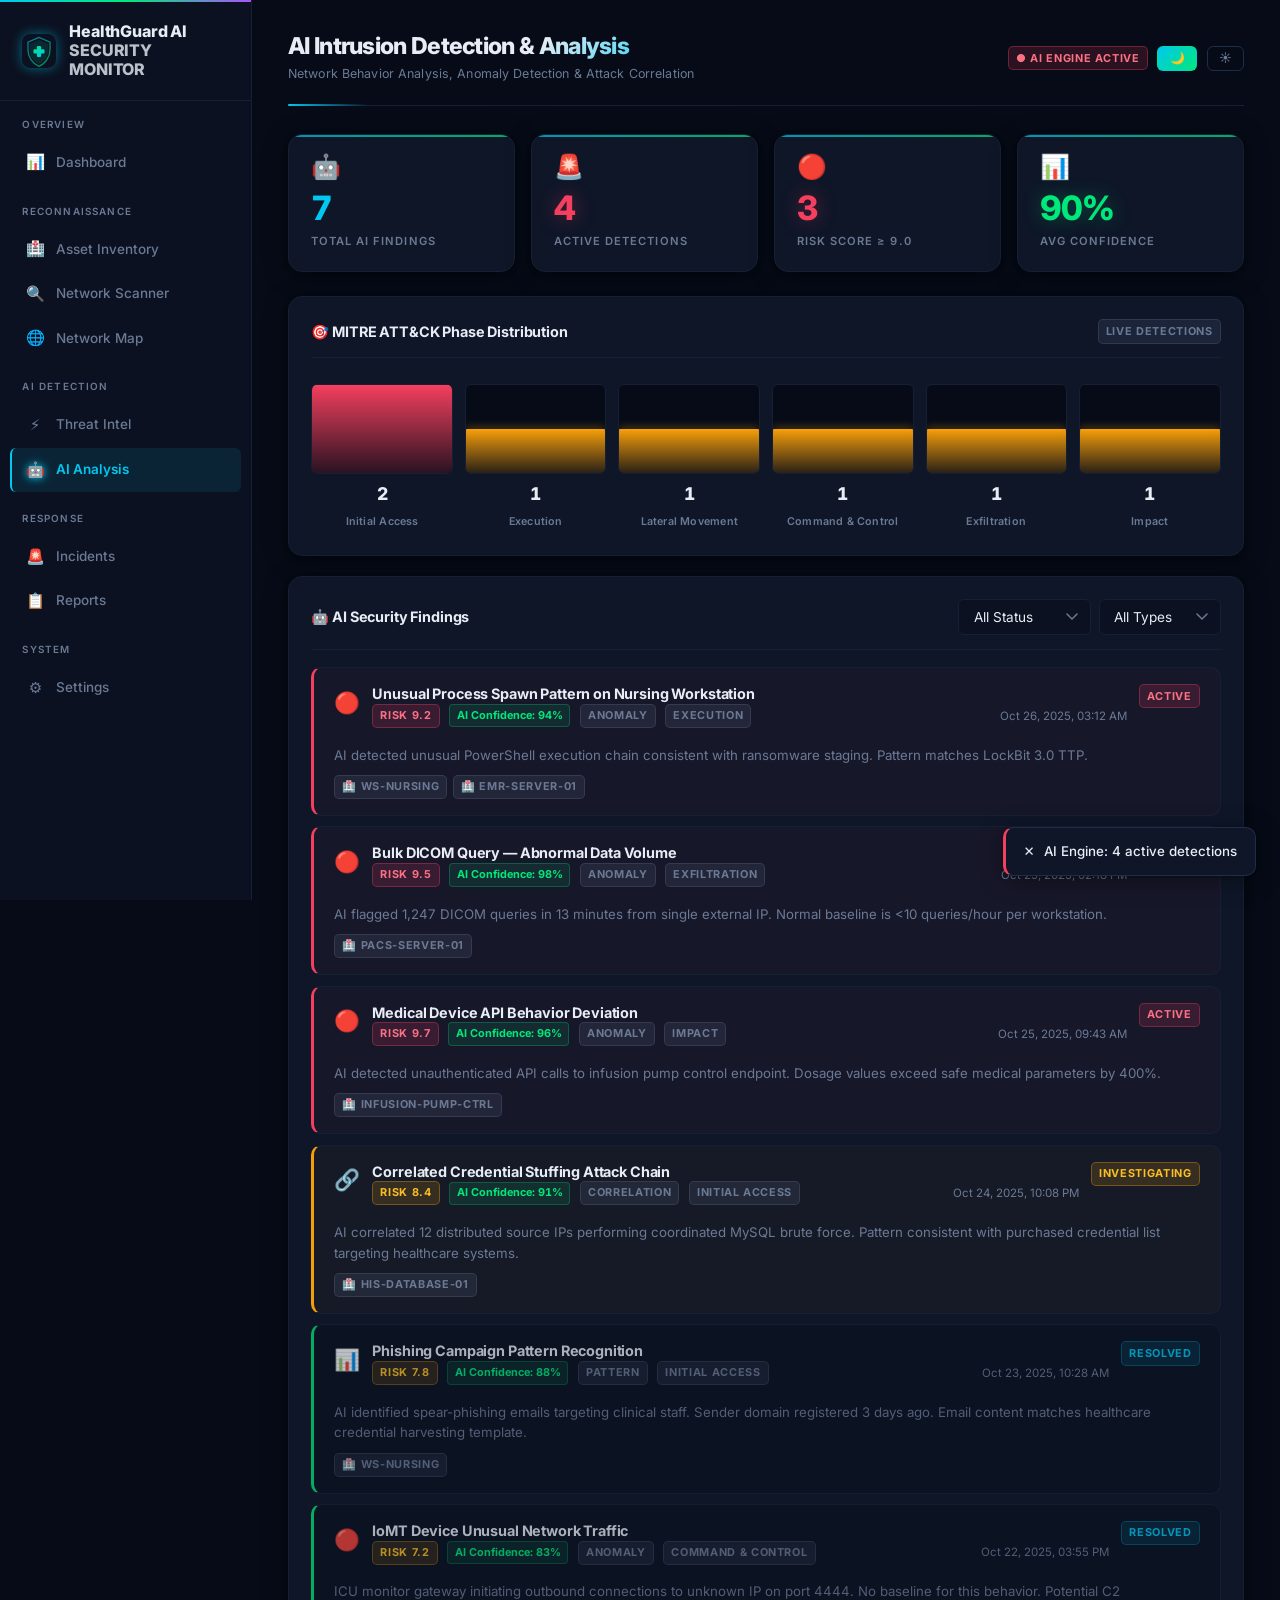
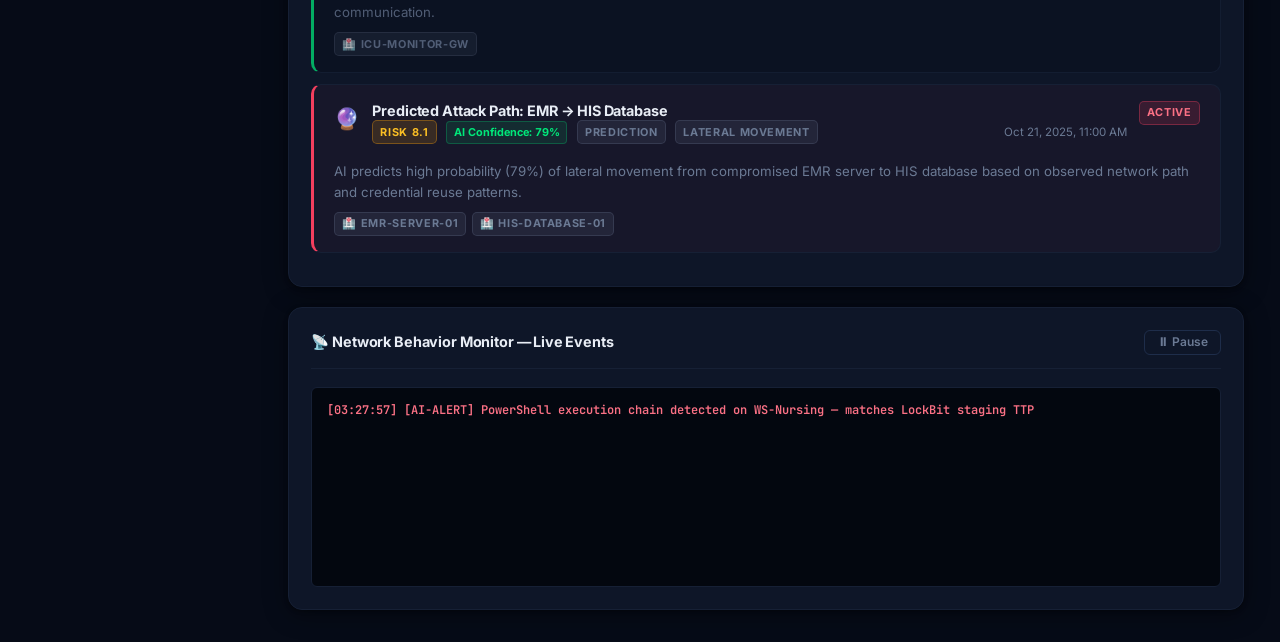
<file: HEALTHGUARD-AI/threatview/ai-analysis.html>
﻿<!DOCTYPE html>
<html lang="en">
<head>
  <meta charset="UTF-8">
  <meta name="viewport" content="width=device-width, initial-scale=1.0">
  <title>HealthGuard AI — AI Intrusion Detection &amp; Analysis</title>
  <link rel="stylesheet" href="css/main.css">
  <link rel="stylesheet" href="css/components.css">
  <link rel="stylesheet" href="css/ai-analysis.css">
</head>
<body>
<button class="sidebar-toggle" id="sidebar-toggle">☰</button>
<div class="app-layout">
  <nav class="sidebar" aria-label="Main navigation">
    <a class="sidebar__logo" href="index.html">
      <img src="assets/logo.svg" alt="HealthGuard AI logo">
      <div class="sidebar__logo-text">
        <span>HealthGuard AI</span>
        <span class="sidebar__logo-sub">Security Monitor</span>
      </div>
    </a>
    <div class="sidebar__section-label">Overview</div>
    <ul class="nav-list"><li><a href="index.html" class="nav-link"><span class="nav-icon">📊</span> Dashboard</a></li></ul>
    <div class="sidebar__section-label">Reconnaissance</div>
    <ul class="nav-list">
      <li><a href="targets.html"      class="nav-link" data-page="targets"><span class="nav-icon">🏥</span> Asset Inventory</a></li>
      <li><a href="scanner.html"      class="nav-link" data-page="scanner"><span class="nav-icon">🔍</span> Network Scanner</a></li>
      <li><a href="network.html"      class="nav-link" data-page="network"><span class="nav-icon">🌐</span> Network Map</a></li>
    </ul>
    <div class="sidebar__section-label">AI Detection</div>
    <ul class="nav-list">
      <li><a href="threat-intel.html" class="nav-link" data-page="threat-intel"><span class="nav-icon">⚡</span> Threat Intel</a></li>
      <li><a href="ai-analysis.html"  class="nav-link" data-page="ai-analysis"><span class="nav-icon">🤖</span> AI Analysis</a></li>
    </ul>
    <div class="sidebar__section-label">Response</div>
    <ul class="nav-list">
      <li><a href="incidents.html"    class="nav-link" data-page="incidents"><span class="nav-icon">🚨</span> Incidents</a></li>
      <li><a href="reports.html"      class="nav-link" data-page="reports"><span class="nav-icon">📋</span> Reports</a></li>
    </ul>
    <div class="sidebar__section-label">System</div>
    <ul class="nav-list"><li><a href="settings.html" class="nav-link" data-page="settings"><span class="nav-icon">⚙️</span> Settings</a></li></ul>
  </nav>

  <main class="main-content">
    <header class="page-header">
      <div>
        <h1>AI Intrusion Detection &amp; Analysis</h1>
        <p class="page-subtitle">Network Behavior Analysis, Anomaly Detection &amp; Attack Correlation</p>
      </div>
      <div class="page-header__actions">
        <span class="badge badge--critical pulse-badge">● AI ENGINE ACTIVE</span>
        <button class="btn btn--ghost btn--sm" data-theme-btn="dark" onclick="TV.setTheme('dark')">🌙</button>
        <button class="btn btn--ghost btn--sm" data-theme-btn="light" onclick="TV.setTheme('light')">☀️</button>
      </div>
    </header>

    <!-- AI Stats -->
    <div style="display:grid;grid-template-columns:repeat(4,1fr);gap:1rem;margin-bottom:1.5rem" id="ai-stats"></div>

    <!-- Attack Phase Visualization -->
    <div class="card" style="margin-bottom:1.25rem">
      <div class="card__header">
        <h3>🎯 MITRE ATT&amp;CK Phase Distribution</h3>
        <span class="badge badge--info">Live Detections</span>
      </div>
      <div class="attack-phases" id="attack-phases"></div>
    </div>

    <!-- AI Findings List -->
    <div class="card" style="margin-bottom:1.25rem">
      <div class="card__header">
        <h3>🤖 AI Security Findings</h3>
        <div style="display:flex;gap:0.5rem;align-items:center">
          <select class="form-control" id="filter-ai-status" style="width:auto">
            <option value="">All Status</option>
            <option value="active">Active</option>
            <option value="investigating">Investigating</option>
            <option value="resolved">Resolved</option>
          </select>
          <select class="form-control" id="filter-ai-type" style="width:auto">
            <option value="">All Types</option>
            <option value="anomaly">Anomaly</option>
            <option value="correlation">Correlation</option>
            <option value="pattern">Pattern</option>
            <option value="prediction">Prediction</option>
          </select>
        </div>
      </div>
      <div id="ai-findings-container"></div>
    </div>

    <!-- Network Behavior Monitor -->
    <div class="card">
      <div class="card__header">
        <h3>📡 Network Behavior Monitor — Live Events</h3>
        <button class="btn btn--ghost btn--sm" id="btn-toggle-monitor">⏸ Pause</button>
      </div>
      <div class="behavior-feed" id="behavior-feed" aria-live="polite"></div>
    </div>
  </main>
</div>
<div id="toast-container" class="toast-container" aria-live="polite"></div>

<!-- Finding Detail Modal -->
<div class="modal-overlay" id="finding-modal">
  <div class="modal" role="dialog" aria-modal="true" aria-labelledby="finding-modal-title" style="max-width:640px">
    <div class="modal__header">
      <h3 id="finding-modal-title">AI Finding Detail</h3>
      <button class="modal__close" onclick="closeFindingModal()">✕</button>
    </div>
    <div id="finding-modal-body"></div>
    <div class="modal__footer">
      <button class="btn btn--ghost btn--sm" onclick="closeFindingModal()">Close</button>
      <button class="btn btn--primary btn--sm" onclick="openCreateIncidentFromFinding()">🚨 Create Incident</button>
    </div>
  </div>
</div>

<div class="modal-overlay" id="create-incident-modal">
  <div class="modal" role="dialog" aria-modal="true" aria-labelledby="create-incident-modal-title" style="max-width:600px">
    <div class="modal__header">
      <h3 id="create-incident-modal-title">🚨 Create Incident from AI Finding</h3>
      <button class="modal__close" onclick="closeCreateIncidentModal()">✕</button>
    </div>
    <div id="create-inc-body">
      <div class="form-group">
        <label for="ci-title">Incident Title *</label>
        <input class="form-control" type="text" id="ci-title" autocomplete="off">
      </div>
      <div style="display:grid;grid-template-columns:1fr 1fr;gap:1rem">
        <div class="form-group">
          <label for="ci-severity">Severity</label>
          <select class="form-control" id="ci-severity">
            <option value="critical">Critical</option>
            <option value="high">High</option>
            <option value="medium">Medium</option>
            <option value="low">Low</option>
          </select>
        </div>
        <div class="form-group">
          <label for="ci-status">Initial Status</label>
          <select class="form-control" id="ci-status">
            <option value="active">Active</option>
            <option value="investigating">Investigating</option>
          </select>
        </div>
        <div class="form-group">
          <label for="ci-asset">Primary Asset</label>
          <input class="form-control" type="text" id="ci-asset">
        </div>
        <div class="form-group">
          <label for="ci-attack-type">Attack Type</label>
          <select class="form-control" id="ci-attack-type">
            <option value="AI Anomaly Detection">AI Anomaly Detection</option>
            <option value="Ransomware">Ransomware</option>
            <option value="Unauthorized Access">Unauthorized Access</option>
            <option value="Medical Device Attack">Medical Device Attack</option>
            <option value="Brute Force">Brute Force</option>
            <option value="Phishing">Phishing</option>
            <option value="Misconfiguration">Misconfiguration</option>
          </select>
        </div>
      </div>
      <div class="form-group">
        <label for="ci-description">Description</label>
        <textarea class="form-control" id="ci-description" rows="3"></textarea>
      </div>
    </div>
    <div class="modal__footer">
      <button class="btn btn--ghost btn--sm" onclick="closeCreateIncidentModal()">Cancel</button>
      <button class="btn btn--primary btn--sm" onclick="submitCreateIncident()">Save &amp; Go to Incidents</button>
    </div>
  </div>
</div>

<script src="js/mock-data.js"></script>
<script src="js/store.js"></script>
<script src="js/main.js"></script>
<script src="js/ai-analysis.js"></script>
</body>
</html>
</file>
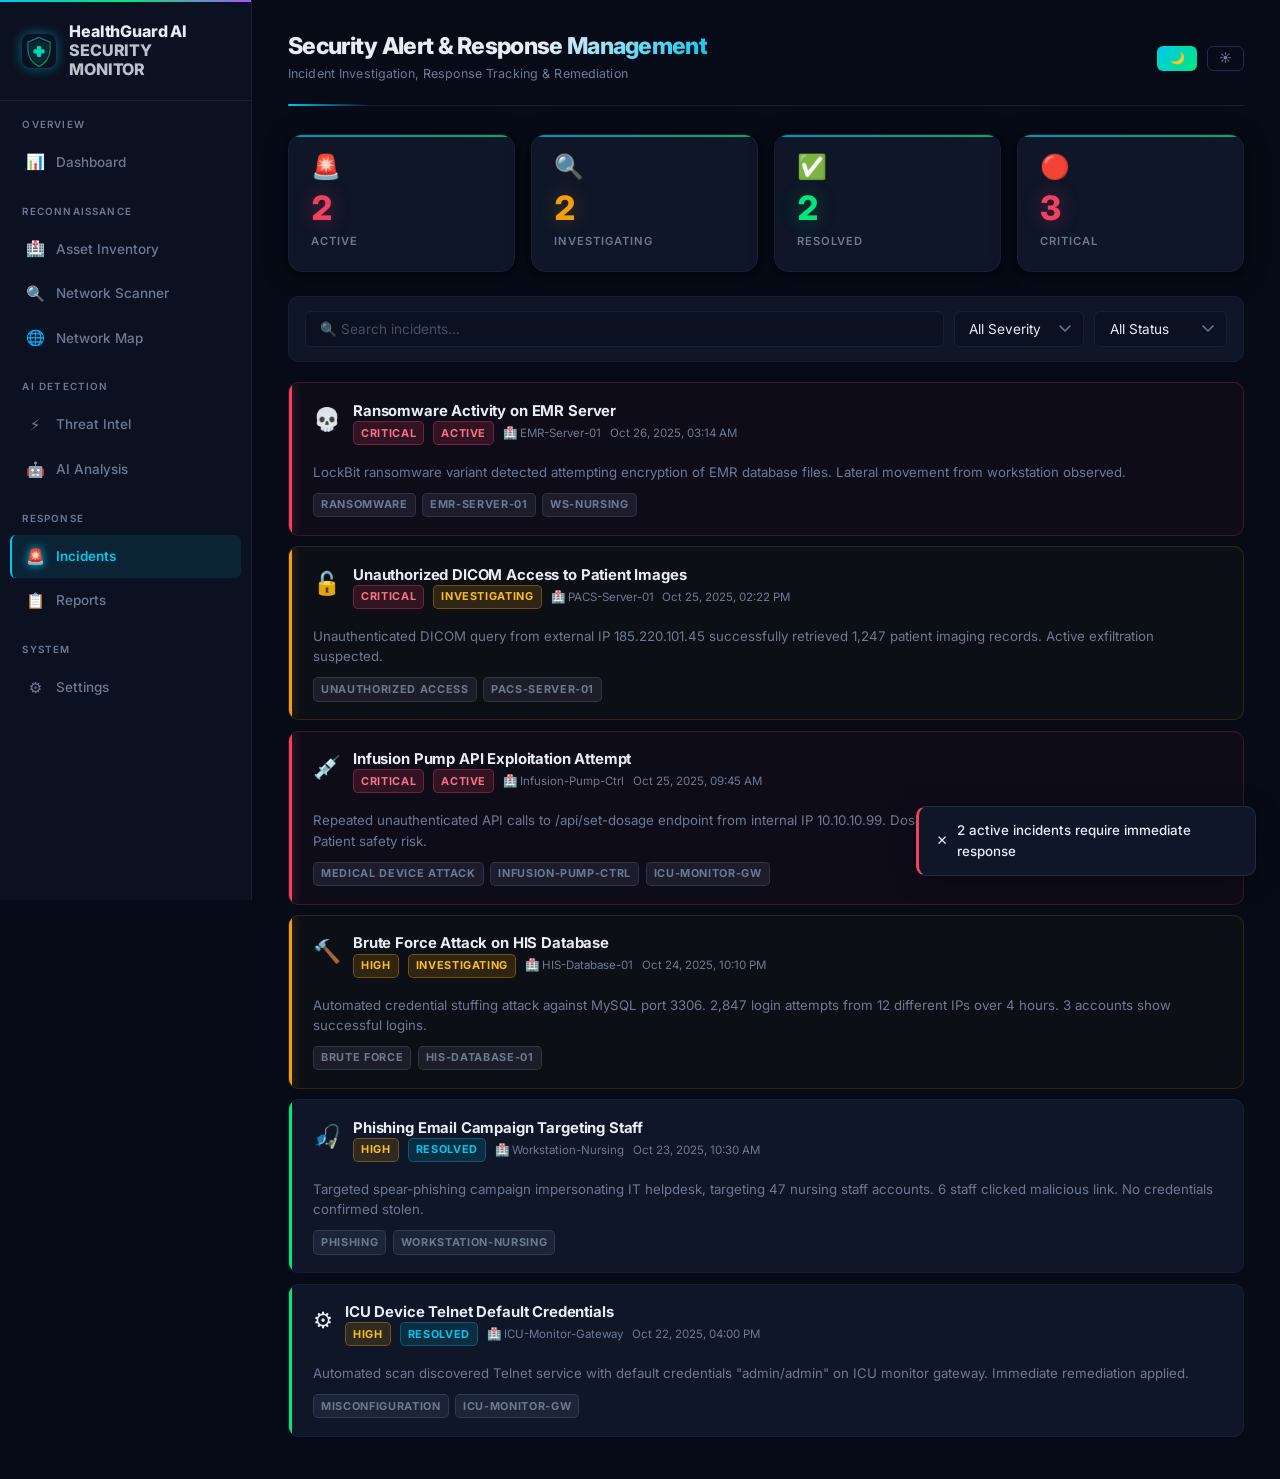
<file: HEALTHGUARD-AI/threatview/incidents.html>
﻿<!DOCTYPE html>
<html lang="en">
<head>
  <meta charset="UTF-8">
  <meta name="viewport" content="width=device-width, initial-scale=1.0">
  <title>HealthGuard AI — Security Incidents &amp; Response</title>
  <link rel="stylesheet" href="css/main.css">
  <link rel="stylesheet" href="css/components.css">
  <link rel="stylesheet" href="css/incidents.css">
</head>
<body>
<button class="sidebar-toggle" id="sidebar-toggle">☰</button>
<div class="app-layout">
  <nav class="sidebar" aria-label="Main navigation">
    <a class="sidebar__logo" href="index.html">
      <img src="assets/logo.svg" alt="HealthGuard AI logo">
      <div class="sidebar__logo-text">
        <span>HealthGuard AI</span>
        <span class="sidebar__logo-sub">Security Monitor</span>
      </div>
    </a>
    <div class="sidebar__section-label">Overview</div>
    <ul class="nav-list"><li><a href="index.html" class="nav-link"><span class="nav-icon">📊</span> Dashboard</a></li></ul>
    <div class="sidebar__section-label">Reconnaissance</div>
    <ul class="nav-list">
      <li><a href="targets.html"      class="nav-link" data-page="targets"><span class="nav-icon">🏥</span> Asset Inventory</a></li>
      <li><a href="scanner.html"      class="nav-link" data-page="scanner"><span class="nav-icon">🔍</span> Network Scanner</a></li>
      <li><a href="network.html"      class="nav-link" data-page="network"><span class="nav-icon">🌐</span> Network Map</a></li>
    </ul>
    <div class="sidebar__section-label">AI Detection</div>
    <ul class="nav-list">
      <li><a href="threat-intel.html" class="nav-link" data-page="threat-intel"><span class="nav-icon">⚡</span> Threat Intel</a></li>
      <li><a href="ai-analysis.html"  class="nav-link" data-page="ai-analysis"><span class="nav-icon">🤖</span> AI Analysis</a></li>
    </ul>
    <div class="sidebar__section-label">Response</div>
    <ul class="nav-list">
      <li><a href="incidents.html"    class="nav-link" data-page="incidents"><span class="nav-icon">🚨</span> Incidents</a></li>
      <li><a href="reports.html"      class="nav-link" data-page="reports"><span class="nav-icon">📋</span> Reports</a></li>
    </ul>
    <div class="sidebar__section-label">System</div>
    <ul class="nav-list"><li><a href="settings.html" class="nav-link" data-page="settings"><span class="nav-icon">⚙️</span> Settings</a></li></ul>
  </nav>

  <main class="main-content">
    <header class="page-header">
      <div>
        <h1>Security Alert &amp; Response Management</h1>
        <p class="page-subtitle">Incident Investigation, Response Tracking &amp; Remediation</p>
      </div>
      <div class="page-header__actions">
        <button class="btn btn--ghost btn--sm" data-theme-btn="dark" onclick="TV.setTheme('dark')">🌙</button>
        <button class="btn btn--ghost btn--sm" data-theme-btn="light" onclick="TV.setTheme('light')">☀️</button>
      </div>
    </header>

    <!-- Incident Stats -->
    <div style="display:grid;grid-template-columns:repeat(4,1fr);gap:1rem;margin-bottom:1.5rem" id="incident-stats"></div>

    <!-- Filters -->
    <div class="filter-bar">
      <input type="text" class="form-control search-input" id="search-incidents" placeholder="🔍 Search incidents…">
      <select class="form-control" id="filter-inc-severity">
        <option value="">All Severity</option>
        <option value="critical">Critical</option>
        <option value="high">High</option>
        <option value="medium">Medium</option>
      </select>
      <select class="form-control" id="filter-inc-status">
        <option value="">All Status</option>
        <option value="active">Active</option>
        <option value="investigating">Investigating</option>
        <option value="resolved">Resolved</option>
        <option value="closed">Closed</option>
      </select>
    </div>

    <!-- Incidents Grid -->
    <div id="incidents-grid"></div>
  </main>
</div>
<div id="toast-container" class="toast-container" aria-live="polite"></div>

<!-- Incident Detail Modal -->
<div class="modal-overlay" id="incident-modal">
  <div class="modal" role="dialog" aria-modal="true" aria-labelledby="incident-modal-title" style="max-width:720px">
    <div class="modal__header">
      <h3 id="incident-modal-title">Incident Detail</h3>
      <button class="modal__close" onclick="closeIncidentModal()">✕</button>
    </div>
    <div id="incident-modal-body"></div>
    <div class="modal__footer">
      <button class="btn btn--ghost btn--sm" onclick="closeIncidentModal()">Close</button>
      <a href="reports.html" class="btn btn--secondary btn--sm">Generate Report</a>
    </div>
  </div>
</div>

<script src="js/mock-data.js"></script>
<script src="js/store.js"></script>
<script src="js/main.js"></script>
<script src="js/incidents.js"></script>
</body>
</html>
</file>
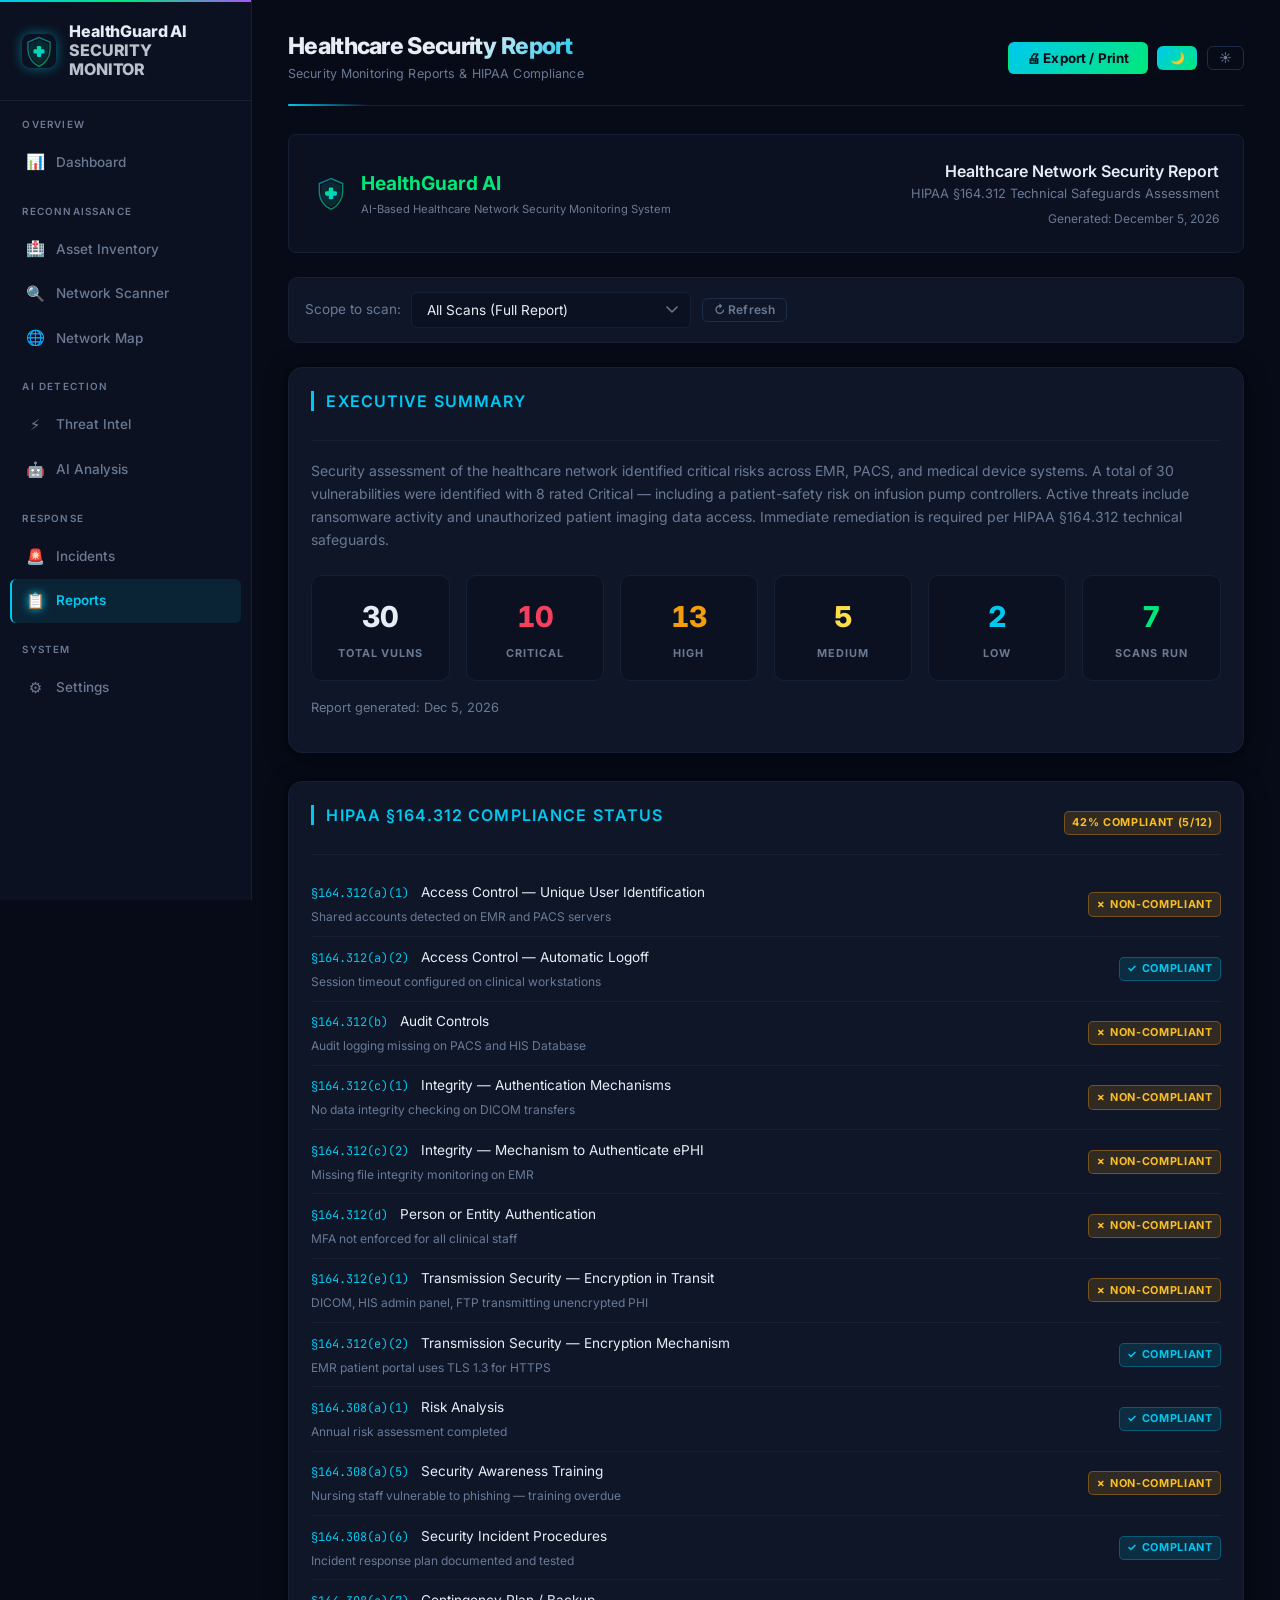
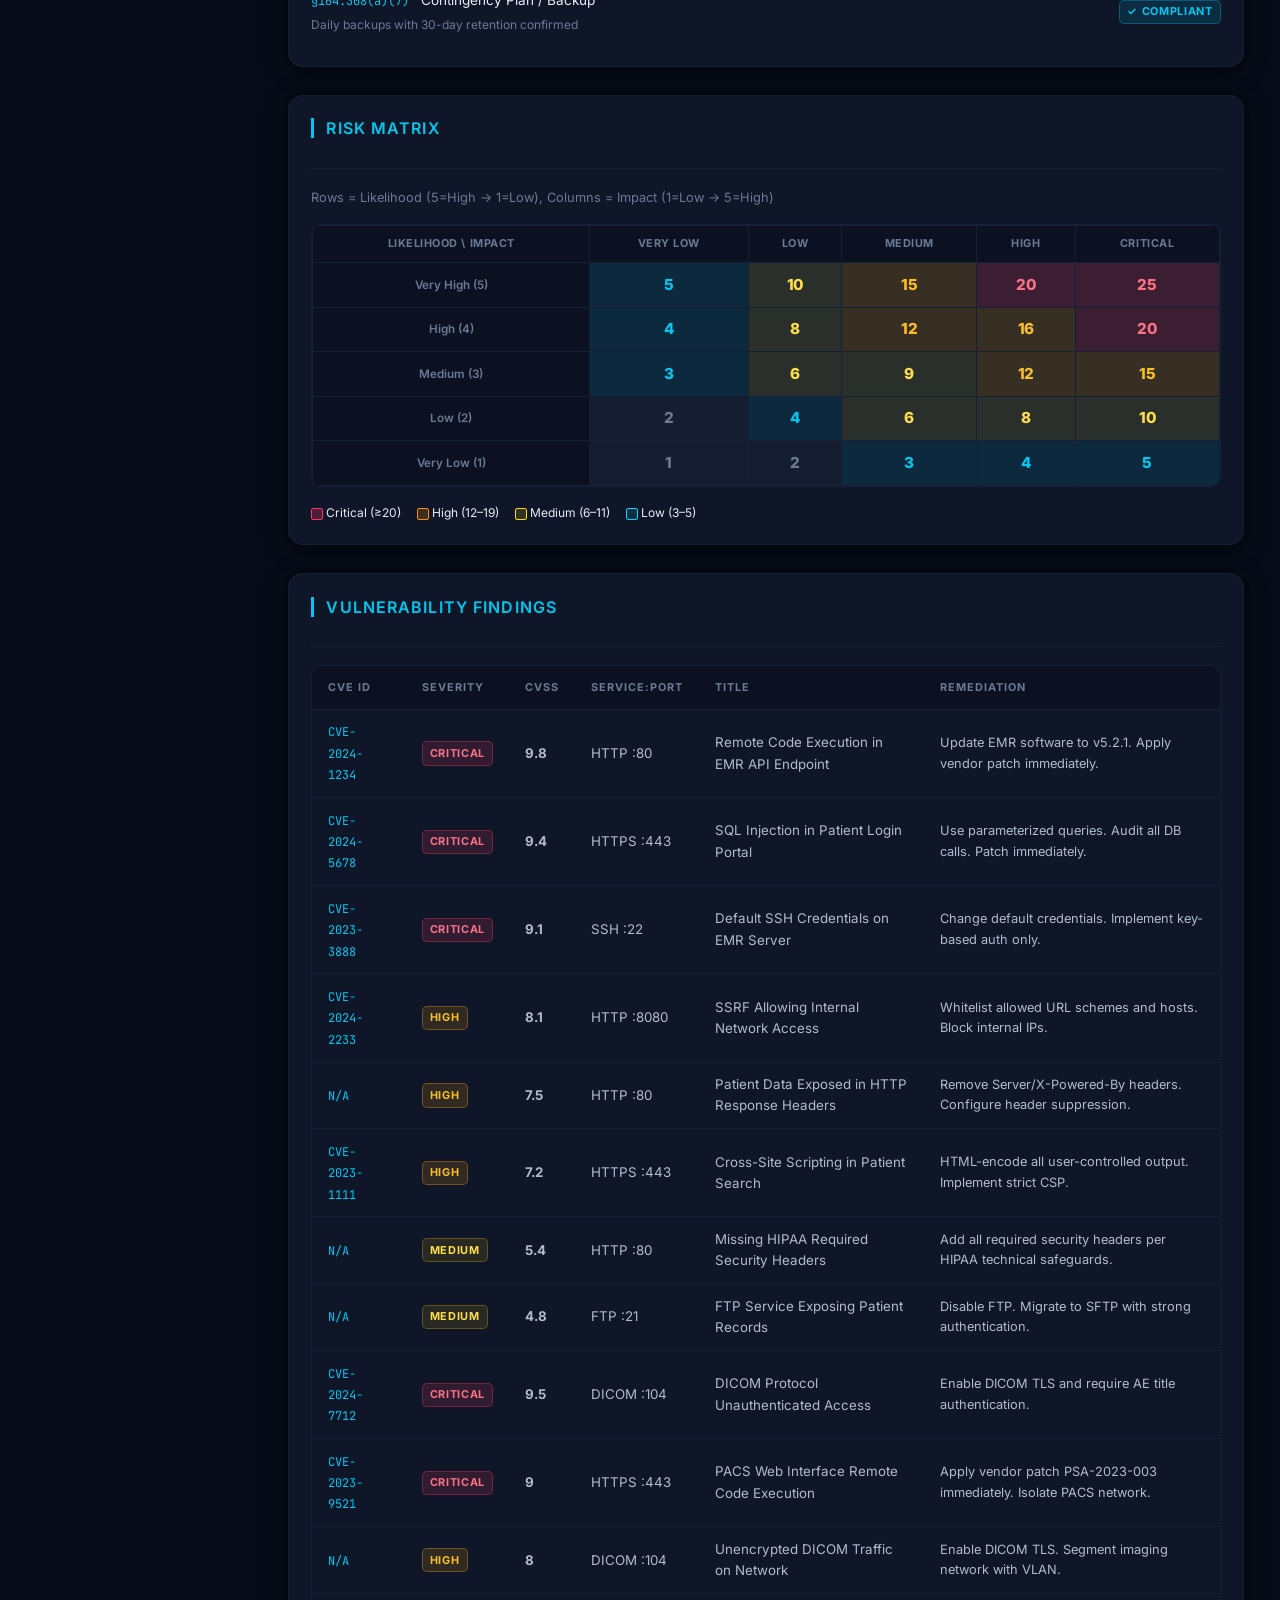
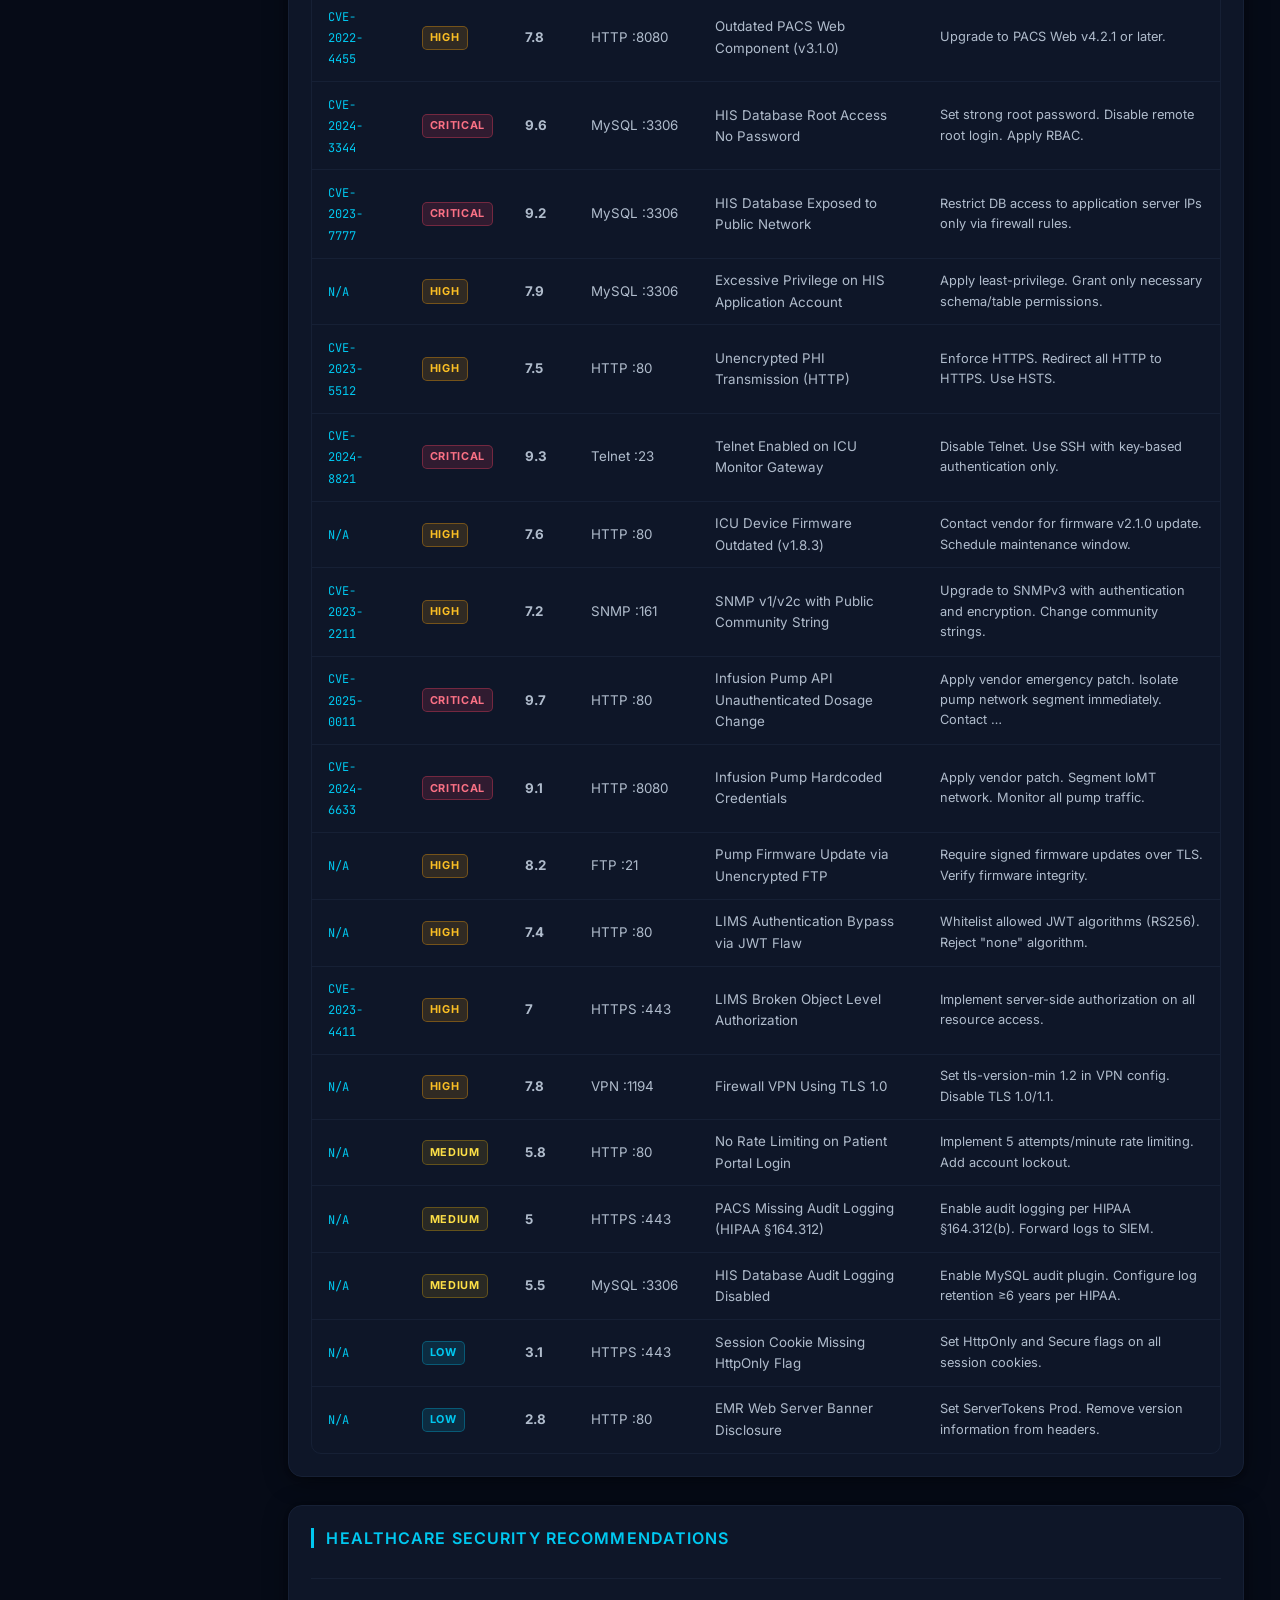
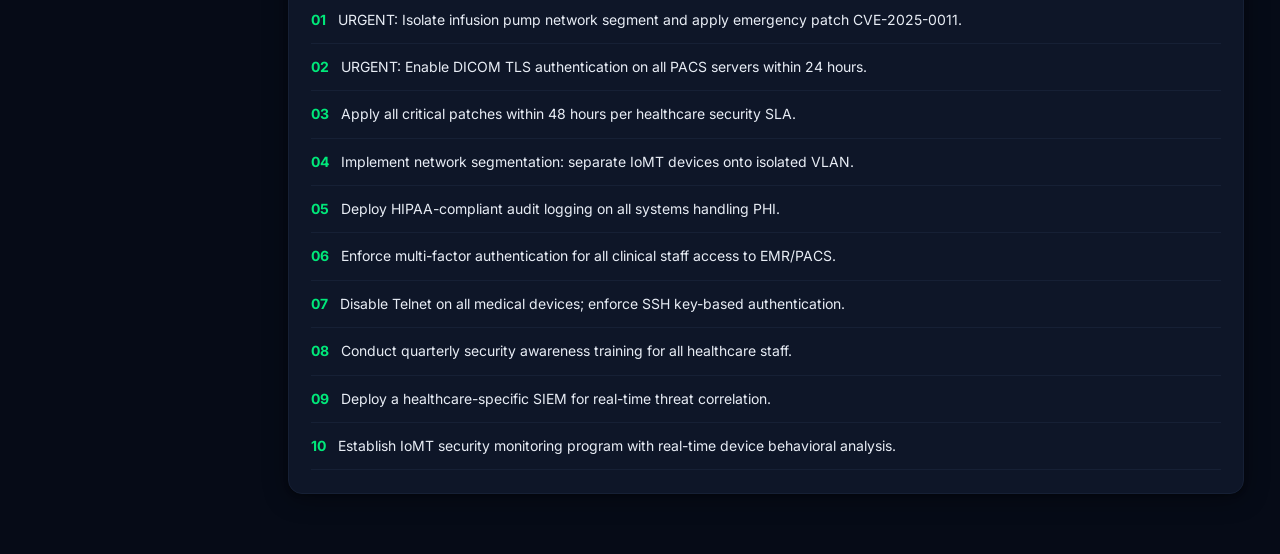
<file: HEALTHGUARD-AI/threatview/reports.html>
﻿<!DOCTYPE html>
<html lang="en">
<head>
  <meta charset="UTF-8">
  <meta name="viewport" content="width=device-width, initial-scale=1.0">
  <meta name="description" content="HealthGuard AI - Healthcare Security Assessment Report">
  <title>HealthGuard AI — Security Reports</title>
  <link rel="stylesheet" href="css/main.css">
  <link rel="stylesheet" href="css/components.css">
  <style>
    .report-header {
      display: flex; align-items: center; justify-content: space-between;
      padding: 1.5rem; background: var(--bg-surface);
      border: 1px solid var(--border-color); border-radius: 8px; margin-bottom: 1.5rem;
    }
    .report-header__brand { display: flex; align-items: center; gap: 0.75rem; }
    .report-header__brand span { font-size: 1.2rem; font-weight: 700; color: var(--accent-green); }
    .report-section { margin-bottom: 1.75rem; }
    .report-section h2 {
      font-size: 1rem; font-weight: 600; text-transform: uppercase; letter-spacing: 0.07em;
      color: var(--accent-cyan); border-left: 3px solid var(--accent-cyan);
      padding-left: 0.75rem; margin-bottom: 1rem;
    }
    .hipaa-item {
      display: flex; justify-content: space-between; align-items: center;
      padding: 0.6rem 0; border-bottom: 1px solid var(--border-color); font-size: 0.85rem;
    }
    .hipaa-item:last-child { border-bottom: none; }
    #risk-matrix { width: 100%; border-collapse: collapse; font-size: 0.85rem; }
    #risk-matrix th, #risk-matrix td { padding: 0.6rem 0.75rem; border: 1px solid var(--border-color); text-align: center; }
    #risk-matrix th { background: var(--bg-surface); font-size: 0.72rem; text-transform: uppercase; letter-spacing: 0.05em; color: var(--text-muted); }
    @media print {
      .sidebar, #btn-export, .page-header__actions, .sidebar-toggle { display: none !important; }
      .main-content { margin-left: 0 !important; padding: 1rem !important; }
      body { background: #fff; color: #000; }
      .card { border: 1px solid #ccc !important; }
    }
  </style>
</head>
<body>
<button class="sidebar-toggle" id="sidebar-toggle">☰</button>
<div class="app-layout">
  <nav class="sidebar" aria-label="Main navigation">
    <a class="sidebar__logo" href="index.html">
      <img src="assets/logo.svg" alt="HealthGuard AI logo">
      <div class="sidebar__logo-text">
        <span>HealthGuard AI</span>
        <span class="sidebar__logo-sub">Security Monitor</span>
      </div>
    </a>
    <div class="sidebar__section-label">Overview</div>
    <ul class="nav-list"><li><a href="index.html" class="nav-link"><span class="nav-icon">📊</span> Dashboard</a></li></ul>
    <div class="sidebar__section-label">Reconnaissance</div>
    <ul class="nav-list">
      <li><a href="targets.html"      class="nav-link" data-page="targets"><span class="nav-icon">🏥</span> Asset Inventory</a></li>
      <li><a href="scanner.html"      class="nav-link" data-page="scanner"><span class="nav-icon">🔍</span> Network Scanner</a></li>
      <li><a href="network.html"      class="nav-link" data-page="network"><span class="nav-icon">🌐</span> Network Map</a></li>
    </ul>
    <div class="sidebar__section-label">AI Detection</div>
    <ul class="nav-list">
      <li><a href="threat-intel.html" class="nav-link" data-page="threat-intel"><span class="nav-icon">⚡</span> Threat Intel</a></li>
      <li><a href="ai-analysis.html"  class="nav-link" data-page="ai-analysis"><span class="nav-icon">🤖</span> AI Analysis</a></li>
    </ul>
    <div class="sidebar__section-label">Response</div>
    <ul class="nav-list">
      <li><a href="incidents.html"    class="nav-link" data-page="incidents"><span class="nav-icon">🚨</span> Incidents</a></li>
      <li><a href="reports.html"      class="nav-link" data-page="reports"><span class="nav-icon">📋</span> Reports</a></li>
    </ul>
    <div class="sidebar__section-label">System</div>
    <ul class="nav-list"><li><a href="settings.html" class="nav-link" data-page="settings"><span class="nav-icon">⚙️</span> Settings</a></li></ul>
  </nav>

  <main class="main-content" id="main-content">
    <header class="page-header">
      <div>
        <h1>Healthcare Security Report</h1>
        <p class="page-subtitle">Security Monitoring Reports &amp; HIPAA Compliance</p>
      </div>
      <div class="page-header__actions">
        <button class="btn btn--primary" id="btn-export">🖨 Export / Print</button>
        <button class="btn btn--ghost btn--sm" data-theme-btn="dark" onclick="TV.setTheme('dark')">🌙</button>
        <button class="btn btn--ghost btn--sm" data-theme-btn="light" onclick="TV.setTheme('light')">☀️</button>
      </div>
    </header>

    <!-- Report Header Card -->
    <div class="report-header">
      <div class="report-header__brand">
        <img src="assets/logo.svg" alt="HealthGuard AI" style="width:36px;height:36px">
        <div>
          <span>HealthGuard AI</span>
          <div style="font-size:0.7rem;color:var(--text-muted);margin-top:0.1rem">AI-Based Healthcare Network Security Monitoring System</div>
        </div>
      </div>
      <div style="text-align:right">
        <div style="font-size:1rem;font-weight:600">Healthcare Network Security Report</div>
        <div style="font-size:0.8rem;color:var(--text-muted)">HIPAA §164.312 Technical Safeguards Assessment</div>
        <div style="font-size:0.75rem;color:var(--text-muted);margin-top:0.25rem" id="report-date"></div>
      </div>
    </div>

    <!-- Scan Selector -->
    <div class="filter-bar" style="margin-bottom:1.5rem;">
      <label for="report-scan-select" style="color:var(--text-muted);font-size:0.85rem;white-space:nowrap;">Scope to scan:</label>
      <select class="form-control" id="report-scan-select" style="max-width:280px;">
        <option value="">All Scans (Full Report)</option>
      </select>
      <button class="btn btn--ghost btn--sm" id="report-refresh-btn" onclick="refreshReport()">&#8635; Refresh</button>
    </div>

    <!-- Executive Summary -->
    <div class="report-section card">
      <div class="card__header"><h2>Executive Summary</h2></div>
      <div id="exec-summary"></div>
    </div>

    <!-- HIPAA Compliance -->
    <div class="report-section card">
      <div class="card__header">
        <h2>HIPAA §164.312 Compliance Status</h2>
        <span class="badge badge--high" id="hipaa-score">Loading…</span>
      </div>
      <div id="hipaa-table"></div>
    </div>

    <!-- Risk Matrix -->
    <div class="report-section card">
      <div class="card__header"><h2>Risk Matrix</h2></div>
      <p class="text-muted" style="font-size:0.8rem;margin-bottom:1rem">Rows = Likelihood (5=High → 1=Low), Columns = Impact (1=Low → 5=High)</p>
      <div class="table-wrapper">
        <table id="risk-matrix" aria-label="5x5 risk matrix"></table>
      </div>
      <div style="display:flex;flex-wrap:wrap;gap:1rem;margin-top:1rem">
        <span style="font-size:0.75rem"><span style="display:inline-block;width:12px;height:12px;background:rgba(255,51,102,0.25);border:1px solid #ff3366;border-radius:2px;vertical-align:middle"></span> Critical (≥20)</span>
        <span style="font-size:0.75rem"><span style="display:inline-block;width:12px;height:12px;background:rgba(255,140,0,0.2);border:1px solid #ff8c00;border-radius:2px;vertical-align:middle"></span> High (12–19)</span>
        <span style="font-size:0.75rem"><span style="display:inline-block;width:12px;height:12px;background:rgba(255,215,0,0.15);border:1px solid #ffd700;border-radius:2px;vertical-align:middle"></span> Medium (6–11)</span>
        <span style="font-size:0.75rem"><span style="display:inline-block;width:12px;height:12px;background:rgba(0,212,255,0.12);border:1px solid #00d4ff;border-radius:2px;vertical-align:middle"></span> Low (3–5)</span>
      </div>
    </div>

    <!-- Findings Table -->
    <div class="report-section card">
      <div class="card__header"><h2>Vulnerability Findings</h2></div>
      <div class="table-wrapper">
        <table id="findings-table" class="data-table">
          <thead><tr>
            <th>CVE ID</th><th>Severity</th><th>CVSS</th>
            <th>Service:Port</th><th>Title</th><th>Remediation</th>
          </tr></thead>
          <tbody></tbody>
        </table>
      </div>
    </div>

    <!-- Recommendations -->
    <div class="report-section card">
      <div class="card__header"><h2>Healthcare Security Recommendations</h2></div>
      <ul id="recommendations-list"></ul>
    </div>
  </main>
</div>
<div id="toast-container" class="toast-container" aria-live="polite"></div>
<script>
  document.getElementById('report-date').textContent = 'Generated: ' + new Date().toLocaleDateString('en-US', { year:'numeric', month:'long', day:'numeric' });
</script>
<script src="js/mock-data.js"></script>
<script src="js/store.js"></script>
<script src="js/main.js"></script>
<script src="js/reports.js"></script>
</body>
</html>
</file>
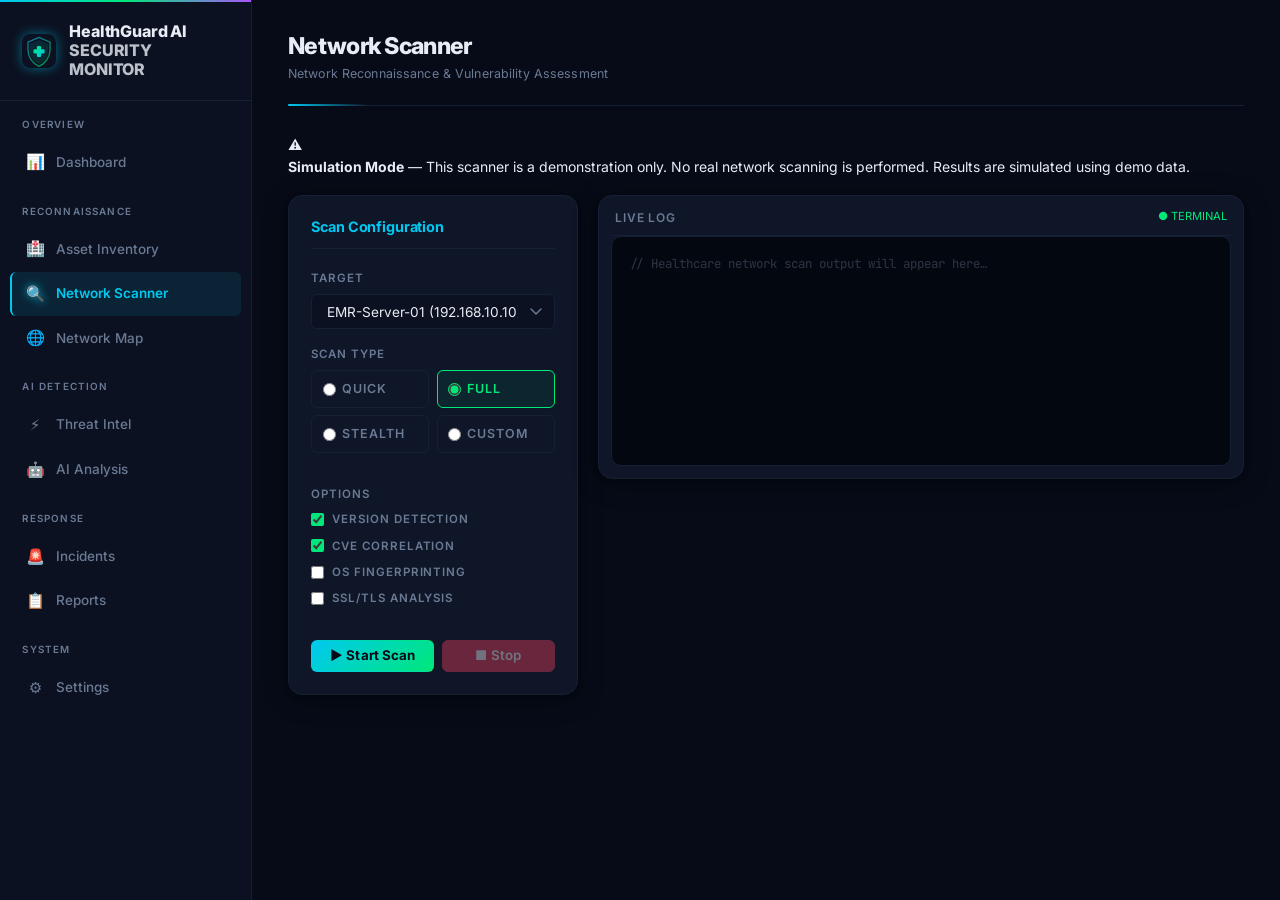
<file: HEALTHGUARD-AI/threatview/scanner.html>
﻿<!DOCTYPE html>
<html lang="en">
<head>
  <meta charset="UTF-8">
  <meta name="viewport" content="width=device-width, initial-scale=1.0">
  <meta name="description" content="HealthGuard AI - Network Scanner & Vulnerability Assessment">
  <title>HealthGuard AI — Network Scanner</title>
  <link rel="stylesheet" href="css/main.css">
  <link rel="stylesheet" href="css/components.css">
  <link rel="stylesheet" href="css/scanner.css">
</head>
<body>

<button class="sidebar-toggle" id="sidebar-toggle" aria-label="Toggle navigation">☰</button>

<div class="app-layout">
  <!-- ─── Sidebar ─── -->
  <nav class="sidebar" aria-label="Main navigation">
    <a class="sidebar__logo" href="index.html">
      <img src="assets/logo.svg" alt="HealthGuard AI logo">
      <div class="sidebar__logo-text">
        <span>HealthGuard AI</span>
        <span class="sidebar__logo-sub">Security Monitor</span>
      </div>
    </a>
    <div class="sidebar__section-label">Overview</div>
    <ul class="nav-list"><li><a href="index.html" class="nav-link"><span class="nav-icon">📊</span> Dashboard</a></li></ul>
    <div class="sidebar__section-label">Reconnaissance</div>
    <ul class="nav-list">
      <li><a href="targets.html"      class="nav-link" data-page="targets"><span class="nav-icon">🏥</span> Asset Inventory</a></li>
      <li><a href="scanner.html"      class="nav-link" data-page="scanner"><span class="nav-icon">🔍</span> Network Scanner</a></li>
      <li><a href="network.html"      class="nav-link" data-page="network"><span class="nav-icon">🌐</span> Network Map</a></li>
    </ul>
    <div class="sidebar__section-label">AI Detection</div>
    <ul class="nav-list">
      <li><a href="threat-intel.html" class="nav-link" data-page="threat-intel"><span class="nav-icon">⚡</span> Threat Intel</a></li>
      <li><a href="ai-analysis.html"  class="nav-link" data-page="ai-analysis"><span class="nav-icon">🤖</span> AI Analysis</a></li>
    </ul>
    <div class="sidebar__section-label">Response</div>
    <ul class="nav-list">
      <li><a href="incidents.html"    class="nav-link" data-page="incidents"><span class="nav-icon">🚨</span> Incidents</a></li>
      <li><a href="reports.html"      class="nav-link" data-page="reports"><span class="nav-icon">📋</span> Reports</a></li>
    </ul>
    <div class="sidebar__section-label">System</div>
    <ul class="nav-list"><li><a href="settings.html" class="nav-link" data-page="settings"><span class="nav-icon">⚙️</span> Settings</a></li></ul>
  </nav>

  <!-- ─── Main Content ─── -->
  <main class="main-content" id="main-content">
    <header class="page-header">
      <div>
        <h1>Network Scanner</h1>
        <p class="page-subtitle">Network Reconnaissance &amp; Vulnerability Assessment</p>
      </div>
    </header>

    <!-- Simulation disclaimer: this scanner is demonstration-only, no real scanning occurs -->
    <div class="alert-banner alert-banner--info" style="margin-bottom: 1rem;"><span>⚠️</span><div><strong>Simulation Mode</strong> — This scanner is a demonstration only. No real network scanning is performed. Results are simulated using demo data.</div></div>

    <div class="scanner-layout">
      <!-- Config Panel -->
      <aside class="scan-config-panel card" aria-label="Scan configuration">
        <h3>Scan Configuration</h3>

        <div class="form-group">
          <label for="scan-target">Target</label>
          <select id="scan-target" class="form-control" aria-label="Select target to scan">
            <!-- Populated by scanner.js -->
          </select>
        </div>

        <div class="form-group">
          <label>Scan Type</label>
          <div class="scan-type-selector" role="radiogroup" aria-label="Scan type">
            <label><input type="radio" name="scan-type" value="quick"> <span>Quick</span></label>
            <label><input type="radio" name="scan-type" value="full" checked> <span>Full</span></label>
            <label><input type="radio" name="scan-type" value="stealth"> <span>Stealth</span></label>
            <label><input type="radio" name="scan-type" value="custom"> <span>Custom</span></label>
          </div>
        </div>

        <div class="form-group">
          <label>Options</label>
          <div class="scan-options">
            <label class="scan-option">
              <input type="checkbox" id="opt-version-detection" checked> <span>Version detection</span>
            </label>
            <label class="scan-option">
              <input type="checkbox" id="opt-cve-correlation" checked> <span>CVE correlation</span>
            </label>
            <label class="scan-option">
              <input type="checkbox"> <span>OS fingerprinting</span>
            </label>
            <label class="scan-option">
              <input type="checkbox"> <span>SSL/TLS analysis</span>
            </label>
          </div>
        </div>

        <!-- Progress Area (hidden until scan starts) -->
        <div class="scan-progress" id="scan-progress-area" aria-label="Scan progress" aria-live="polite">
          <div class="scan-progress__header">
            <span class="scan-progress__label">Progress</span>
            <span class="scan-progress__pct" id="scan-progress-pct" aria-live="polite">0%</span>
          </div>
          <div class="progress-bar-track" role="progressbar" aria-valuenow="0" aria-valuemin="0" aria-valuemax="100">
            <div class="progress-bar-fill" id="scan-progress-bar"></div>
          </div>
          <div class="scan-progress__status" id="scan-status-text">Initializing...</div>
        </div>

        <div class="scan-controls">
          <button class="btn btn--primary" id="btn-start-scan">▶ Start Scan</button>
          <button class="btn btn--danger" id="btn-stop-scan" disabled>■ Stop</button>
        </div>
      </aside>

      <!-- Results Area -->
      <section class="scan-results-area" aria-label="Scan output">
        <div class="card" style="padding:0.75rem">
          <div style="display:flex;align-items:center;justify-content:space-between;padding:0 0.25rem 0.5rem;border-bottom:1px solid var(--border-color)">
            <span style="font-size:0.75rem;font-weight:600;text-transform:uppercase;letter-spacing:0.07em;color:var(--text-muted)">Live Log</span>
            <span style="font-size:0.7rem;color:var(--accent-green)">● TERMINAL</span>
          </div>
          <div class="log-output" id="scan-log" aria-label="Scan log output" aria-live="polite"></div>
        </div>

        <!-- Results Section (hidden until scan completes) -->
        <div id="results-section" class="results-section">
          <div class="results-header">
            <h3>Scan Results</h3>
            <span class="badge badge--info" id="results-count">0 findings</span>
          </div>

          <div class="results-filters" role="search" aria-label="Filter results">
            <select id="res-sev-filter" class="form-control" aria-label="Filter by severity">
              <option value="">All Severities</option>
              <option value="critical">Critical</option>
              <option value="high">High</option>
              <option value="medium">Medium</option>
              <option value="low">Low</option>
              <option value="info">Info</option>
            </select>
            <select id="res-svc-filter" class="form-control" aria-label="Filter by service">
              <option value="">All Services</option>
              <option value="HTTP">HTTP</option>
              <option value="HTTPS">HTTPS</option>
              <option value="SSH">SSH</option>
              <option value="MySQL">MySQL</option>
              <option value="SMTP">SMTP</option>
              <option value="FTP">FTP</option>
            </select>
            <input type="search" id="res-search" class="form-control search-input" placeholder="Search findings…" aria-label="Search scan results">
          </div>

          <div class="table-wrapper">
            <table id="scan-results-table" class="data-table" aria-label="Scan results">
              <thead>
                <tr>
                  <th data-col="0">CVE ID</th>
                  <th data-col="1">Severity</th>
                  <th data-col="2">CVSS</th>
                  <th data-col="3">Service</th>
                  <th data-col="4">Port</th>
                  <th data-col="5">Title</th>
                  <th data-col="6">Remediation</th>
                </tr>
              </thead>
              <tbody>
                <!-- Populated by scanner.js -->
              </tbody>
            </table>
          </div>
        </div>
      </section>
    </div>
  </main>
</div>

<div id="toast-container" class="toast-container" aria-live="polite" aria-atomic="true"></div>

<script src="js/mock-data.js"></script>
<script src="js/store.js"></script>
<script src="js/main.js"></script>
<script src="js/scanner.js"></script>
</body>
</html>
</file>
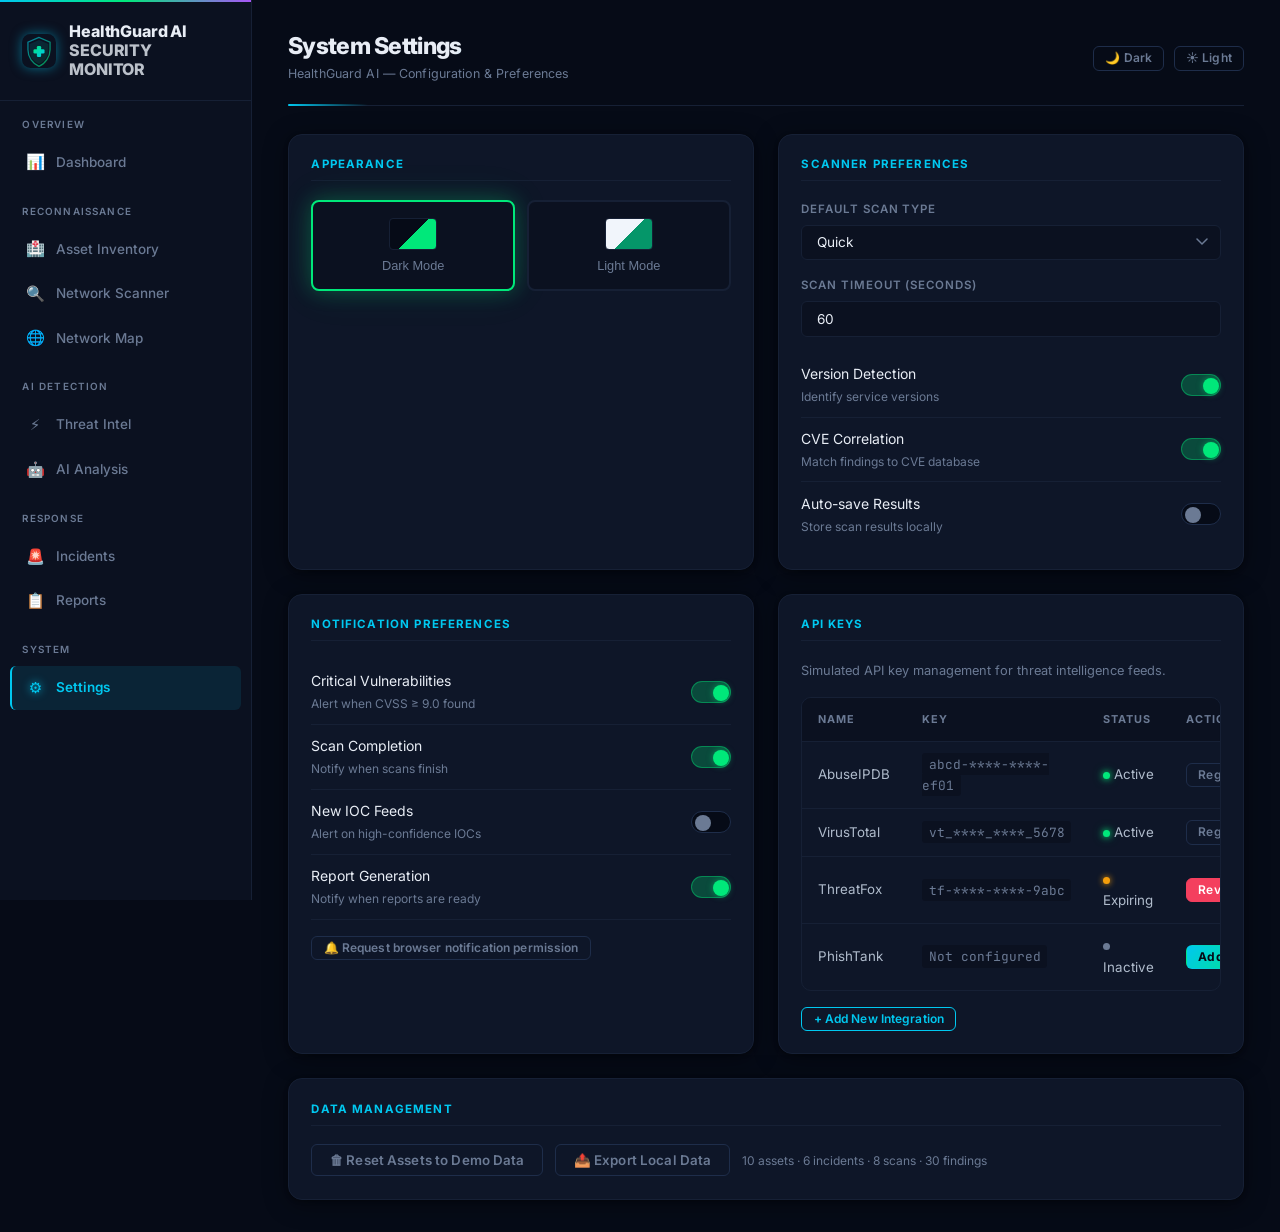
<file: HEALTHGUARD-AI/threatview/settings.html>
﻿<!DOCTYPE html>
<html lang="en">
<head>
  <meta charset="UTF-8">
  <meta name="viewport" content="width=device-width, initial-scale=1.0">
  <meta name="description" content="HealthGuard AI - System Settings">
  <title>HealthGuard AI — Settings</title>
  <link rel="stylesheet" href="css/main.css">
  <link rel="stylesheet" href="css/components.css">
  <style>
    .settings-grid {
      display: grid;
      grid-template-columns: 1fr 1fr;
      gap: 1.5rem;
    }
    .settings-section h3 {
      font-size: 0.72rem;
      font-weight: 700;
      text-transform: uppercase;
      letter-spacing: 0.1em;
      color: var(--accent-cyan);
      margin-bottom: 1.15rem;
      padding-bottom: 0.55rem;
      border-bottom: 1px solid var(--border-color);
    }
    .toggle-group {
      display: flex;
      align-items: center;
      justify-content: space-between;
      padding: 0.65rem 0;
      border-bottom: 1px solid var(--border-color);
    }
    .toggle-group:last-child { border-bottom: none; }
    .toggle-group__label {
      font-size: 0.875rem;
      color: var(--text-primary);
    }
    .toggle-group__desc {
      font-size: 0.75rem;
      color: var(--text-muted);
      margin-top: 0.1rem;
    }
    .toggle-switch {
      position: relative;
      display: inline-block;
      width: 40px;
      height: 22px;
      flex-shrink: 0;
    }
    .toggle-switch input { opacity: 0; width: 0; height: 0; }
    .toggle-switch__track {
      position: absolute;
      inset: 0;
      background: var(--bg-primary);
      border: 1px solid var(--border-bright);
      border-radius: 999px;
      cursor: pointer;
      transition: background 0.2s, border-color 0.2s;
    }
    .toggle-switch__track::after {
      content: '';
      position: absolute;
      left: 3px; top: 3px;
      width: 16px; height: 16px;
      background: var(--text-muted);
      border-radius: 50%;
      transition: transform 0.2s, background 0.2s;
    }
    .toggle-switch input:checked + .toggle-switch__track { background: rgba(0,232,122,0.25); border-color: rgba(0,232,122,0.4); }
    .toggle-switch input:checked + .toggle-switch__track::after {
      transform: translateX(18px);
      background: var(--accent-green);
      box-shadow: 0 0 6px rgba(0,232,122,0.5);
    }
    .apikey-table td code {
      font-size: 0.8rem;
      color: var(--text-muted);
      background: var(--bg-surface);
      padding: 0.2em 0.5em;
      border-radius: 3px;
    }
    .theme-selector {
      display: flex;
      gap: 0.75rem;
    }
    .theme-btn {
      flex: 1;
      display: flex;
      flex-direction: column;
      align-items: center;
      gap: 0.5rem;
      padding: 1rem;
      border: 2px solid var(--border-color);
      border-radius: 8px;
      cursor: pointer;
      background: var(--bg-surface);
      transition: border-color 0.2s, box-shadow 0.2s;
    }
    .theme-btn:hover { border-color: var(--accent-cyan); }
    .theme-btn.active { border-color: var(--accent-green); box-shadow: var(--glow-green); }
    .theme-btn__preview {
      width: 48px; height: 32px;
      border-radius: 4px;
      border: 1px solid var(--border-color);
    }
    .theme-btn__preview--dark  { background: linear-gradient(135deg, #060b17 50%, #00e87a 50%); }
    .theme-btn__preview--light { background: linear-gradient(135deg, #f1f5fb 50%, #059669 50%); }
    .theme-btn span { font-size: 0.8rem; color: var(--text-muted); font-weight: 500; }
    @media (max-width: 900px) {
      .settings-grid { grid-template-columns: 1fr; }
    }
  </style>
</head>
<body>

<button class="sidebar-toggle" id="sidebar-toggle" aria-label="Toggle navigation">☰</button>

<div class="app-layout">
  <!-- ─── Sidebar ─── -->
  <nav class="sidebar" aria-label="Main navigation">
    <a class="sidebar__logo" href="index.html">
      <img src="assets/logo.svg" alt="HealthGuard AI logo">
      <div class="sidebar__logo-text">
        <span>HealthGuard AI</span>
        <span class="sidebar__logo-sub">Security Monitor</span>
      </div>
    </a>
    <div class="sidebar__section-label">Overview</div>
    <ul class="nav-list"><li><a href="index.html" class="nav-link"><span class="nav-icon">📊</span> Dashboard</a></li></ul>
    <div class="sidebar__section-label">Reconnaissance</div>
    <ul class="nav-list">
      <li><a href="targets.html"      class="nav-link" data-page="targets"><span class="nav-icon">🏥</span> Asset Inventory</a></li>
      <li><a href="scanner.html"      class="nav-link" data-page="scanner"><span class="nav-icon">🔍</span> Network Scanner</a></li>
      <li><a href="network.html"      class="nav-link" data-page="network"><span class="nav-icon">🌐</span> Network Map</a></li>
    </ul>
    <div class="sidebar__section-label">AI Detection</div>
    <ul class="nav-list">
      <li><a href="threat-intel.html" class="nav-link" data-page="threat-intel"><span class="nav-icon">⚡</span> Threat Intel</a></li>
      <li><a href="ai-analysis.html"  class="nav-link" data-page="ai-analysis"><span class="nav-icon">🤖</span> AI Analysis</a></li>
    </ul>
    <div class="sidebar__section-label">Response</div>
    <ul class="nav-list">
      <li><a href="incidents.html"    class="nav-link" data-page="incidents"><span class="nav-icon">🚨</span> Incidents</a></li>
      <li><a href="reports.html"      class="nav-link" data-page="reports"><span class="nav-icon">📋</span> Reports</a></li>
    </ul>
    <div class="sidebar__section-label">System</div>
    <ul class="nav-list"><li><a href="settings.html" class="nav-link" data-page="settings"><span class="nav-icon">⚙️</span> Settings</a></li></ul>
  </nav>

  <!-- ─── Main Content ─── -->
  <main class="main-content" id="main-content">
    <header class="page-header">
      <div>
        <h1>System Settings</h1>
        <p class="page-subtitle">HealthGuard AI — Configuration &amp; Preferences</p>
      </div>
      <div class="page-header__actions">
        <button class="btn btn--ghost btn--sm" onclick="TV.setTheme('dark')">🌙 Dark</button>
        <button class="btn btn--ghost btn--sm" onclick="TV.setTheme('light')">☀️ Light</button>
      </div>
    </header>

    <div class="settings-grid">

      <!-- ─── Theme ─── -->
      <div class="card settings-section">
        <h3>Appearance</h3>
        <div class="theme-selector" role="radiogroup" aria-label="Select theme">
          <button class="theme-btn" id="theme-dark-btn" onclick="selectTheme('dark')" aria-pressed="true">
            <div class="theme-btn__preview theme-btn__preview--dark" aria-hidden="true"></div>
            <span>Dark Mode</span>
          </button>
          <button class="theme-btn" id="theme-light-btn" onclick="selectTheme('light')" aria-pressed="false">
            <div class="theme-btn__preview theme-btn__preview--light" aria-hidden="true"></div>
            <span>Light Mode</span>
          </button>
        </div>
      </div>

      <!-- ─── Scanner Preferences ─── -->
      <div class="card settings-section">
        <h3>Scanner Preferences</h3>
        <div class="form-group">
          <label for="default-scan-type">Default Scan Type</label>
          <select id="default-scan-type" class="form-control" onchange="saveScanPref('defaultScanType', this.value)">
            <option value="quick">Quick</option>
            <option value="full">Full</option>
            <option value="stealth">Stealth</option>
            <option value="custom">Custom</option>
          </select>
        </div>
        <div class="form-group">
          <label for="scan-timeout">Scan Timeout (seconds)</label>
          <input type="number" id="scan-timeout" class="form-control" value="60" min="10" max="3600" onchange="saveScanPref('scanTimeout', this.value)">
        </div>
        <div class="toggle-group">
          <div>
            <div class="toggle-group__label">Version Detection</div>
            <div class="toggle-group__desc">Identify service versions</div>
          </div>
          <label class="toggle-switch">
            <input type="checkbox" checked onchange="saveScanPref('versionDetection', this.checked)" aria-label="Version detection">
            <span class="toggle-switch__track"></span>
          </label>
        </div>
        <div class="toggle-group">
          <div>
            <div class="toggle-group__label">CVE Correlation</div>
            <div class="toggle-group__desc">Match findings to CVE database</div>
          </div>
          <label class="toggle-switch">
            <input type="checkbox" checked onchange="saveScanPref('cveCorrelation', this.checked)" aria-label="CVE correlation">
            <span class="toggle-switch__track"></span>
          </label>
        </div>
        <div class="toggle-group">
          <div>
            <div class="toggle-group__label">Auto-save Results</div>
            <div class="toggle-group__desc">Store scan results locally</div>
          </div>
          <label class="toggle-switch">
            <input type="checkbox" onchange="saveScanPref('autoSave', this.checked)" aria-label="Auto-save results">
            <span class="toggle-switch__track"></span>
          </label>
        </div>
      </div>

      <!-- ─── Notifications ─── -->
      <div class="card settings-section">
        <h3>Notification Preferences</h3>
        <div class="toggle-group">
          <div>
            <div class="toggle-group__label">Critical Vulnerabilities</div>
            <div class="toggle-group__desc">Alert when CVSS ≥ 9.0 found</div>
          </div>
          <label class="toggle-switch">
            <input type="checkbox" checked onchange="saveNotifPref('critVulns', this.checked)" aria-label="Critical vulnerability alerts">
            <span class="toggle-switch__track"></span>
          </label>
        </div>
        <div class="toggle-group">
          <div>
            <div class="toggle-group__label">Scan Completion</div>
            <div class="toggle-group__desc">Notify when scans finish</div>
          </div>
          <label class="toggle-switch">
            <input type="checkbox" checked onchange="saveNotifPref('scanComplete', this.checked)" aria-label="Scan completion alerts">
            <span class="toggle-switch__track"></span>
          </label>
        </div>
        <div class="toggle-group">
          <div>
            <div class="toggle-group__label">New IOC Feeds</div>
            <div class="toggle-group__desc">Alert on high-confidence IOCs</div>
          </div>
          <label class="toggle-switch">
            <input type="checkbox" onchange="saveNotifPref('newIOCs', this.checked)" aria-label="New IOC alerts">
            <span class="toggle-switch__track"></span>
          </label>
        </div>
        <div class="toggle-group">
          <div>
            <div class="toggle-group__label">Report Generation</div>
            <div class="toggle-group__desc">Notify when reports are ready</div>
          </div>
          <label class="toggle-switch">
            <input type="checkbox" checked onchange="saveNotifPref('reportReady', this.checked)" aria-label="Report generation alerts">
            <span class="toggle-switch__track"></span>
          </label>
        </div>
        <div style="margin-top:1rem">
          <button class="btn btn--ghost btn--sm" onclick="requestNotifPermission()">🔔 Request browser notification permission</button>
        </div>
      </div>

      <!-- ─── API Keys ─── -->
      <div class="card settings-section">
        <h3>API Keys</h3>
        <p class="text-muted" style="font-size:0.8rem;margin-bottom:1rem">Simulated API key management for threat intelligence feeds.</p>
        <div class="table-wrapper" style="margin-bottom:1rem">
          <table class="data-table apikey-table" aria-label="API keys">
            <thead>
              <tr>
                <th>Name</th>
                <th>Key</th>
                <th>Status</th>
                <th>Action</th>
              </tr>
            </thead>
            <tbody id="apikey-tbody">
              <tr>
                <td>AbuseIPDB</td>
                <td><code>abcd-****-****-ef01</code></td>
                <td><span class="status-dot status-dot--active"></span> Active</td>
                <td><button class="btn btn--ghost btn--sm" onclick="revokeKey(this, 'AbuseIPDB')">Regenerate</button></td>
              </tr>
              <tr>
                <td>VirusTotal</td>
                <td><code>vt_****_****_5678</code></td>
                <td><span class="status-dot status-dot--active"></span> Active</td>
                <td><button class="btn btn--ghost btn--sm" onclick="revokeKey(this, 'VirusTotal')">Regenerate</button></td>
              </tr>
              <tr>
                <td>ThreatFox</td>
                <td><code>tf-****-****-9abc</code></td>
                <td><span class="status-dot status-dot--in-progress"></span> Expiring</td>
                <td><button class="btn btn--danger btn--sm" onclick="revokeKey(this, 'ThreatFox')">Revoke</button></td>
              </tr>
              <tr>
                <td>PhishTank</td>
                <td><code>Not configured</code></td>
                <td><span class="status-dot status-dot--archived"></span> Inactive</td>
                <td><button class="btn btn--primary btn--sm" onclick="addKey('PhishTank')">Add Key</button></td>
              </tr>
            </tbody>
          </table>
        </div>
        <button class="btn btn--secondary btn--sm" onclick="TV.showToast('API key form coming soon.', 'info')">+ Add New Integration</button>
      </div>

    </div><!-- end settings-grid -->

    <!-- ─── Data Management ─── -->
    <div class="card settings-section mt-3">
      <h3>Data Management</h3>
      <div style="display:flex;flex-wrap:wrap;gap:0.75rem;align-items:center">
        <button class="btn btn--ghost" onclick="clearStoredTargets()">🗑 Reset Assets to Demo Data</button>
        <button class="btn btn--ghost" onclick="TV.showToast('No exported data.', 'info')">📤 Export Local Data</button>
        <span class="text-muted" style="font-size:0.75rem" id="storage-info"></span>
      </div>
    </div>

  </main>
</div>

<div id="toast-container" class="toast-container" aria-live="polite" aria-atomic="true"></div>

<script src="js/mock-data.js"></script>
<script src="js/store.js"></script>
<script src="js/main.js"></script>
<script>
  /* ─── Theme Selector ─── */
  function selectTheme(theme) {
    TV.setTheme(theme);
    document.getElementById('theme-dark-btn').classList.toggle('active', theme === 'dark');
    document.getElementById('theme-light-btn').classList.toggle('active', theme === 'light');
    document.getElementById('theme-dark-btn').setAttribute('aria-pressed', theme === 'dark');
    document.getElementById('theme-light-btn').setAttribute('aria-pressed', theme === 'light');
    TV.showToast((theme === 'dark' ? '🌙 Dark' : '☀️ Light') + ' theme applied.', 'success');
  }

  /* ─── Save scanner prefs ─── */
  function saveScanPref(key, value) {
    try { localStorage.setItem('tv-scan-' + key, value); } catch (e) {}
    TV.showToast('Preference saved.', 'success');
  }

  /* ─── Save notification prefs ─── */
  function saveNotifPref(key, value) {
    try { localStorage.setItem('tv-notif-' + key, value); } catch (e) {}
    TV.showToast('Notification preference updated.', 'info');
  }

  /* ─── Request Browser Notification Permission ─── */
  function requestNotifPermission() {
    if (typeof Notification === 'undefined') {
      TV.showToast('Browser notifications not supported.', 'warning');
      return;
    }
    if (Notification.permission === 'granted') {
      TV.showToast('Notifications already enabled.', 'success');
      return;
    }
    if (Notification.permission === 'denied') {
      TV.showToast('Notifications blocked — change in browser settings.', 'warning');
      return;
    }
    var result = Notification.requestPermission(function(perm) {
      if (perm === 'granted') TV.showToast('Notifications enabled!', 'success');
      else TV.showToast('Notifications blocked.', 'warning');
    });
    if (result && typeof result.then === 'function') {
      result.then(function(perm) {
        if (perm === 'granted') TV.showToast('Notifications enabled!', 'success');
        else TV.showToast('Notifications blocked.', 'warning');
      });
    }
  }

  /* ─── API Key Actions ─── */
  function revokeKey(btn, name) {
    TV.showToast(name + ' key regenerated.', 'success');
    var td = btn.closest('tr').querySelector('td:nth-child(2) code');
    if (td) td.textContent = 'new-****-****-' + Math.random().toString(36).slice(-4);
  }

  function addKey(name) {
    var key = window.prompt('Enter API key for ' + name + ':');
    if (key) TV.showToast(name + ' key saved.', 'success');
  }

  /* ─── Reset assets to demo data ─── */
  function clearStoredTargets() {
    if (!confirm('Reset all assets to demo data? Any assets you added will be removed.')) return;
    var targets = window.Store ? Store.resetTargets() : null;
    TV.showToast(targets ? 'Assets reset to demo data (' + targets.length + ' records restored).' : 'Reset failed — Store not available.', targets ? 'success' : 'error');
    updateStorageInfo();
  }

  /* ─── Storage info ─── */
  function updateStorageInfo() {
    try {
      var storeKeys = ['tv-targets', 'tv-incidents', 'tv-scan-records', 'tv-findings'];
      var counts = [];
      var labels = { 'tv-targets': 'assets', 'tv-incidents': 'incidents', 'tv-scan-records': 'scans', 'tv-findings': 'findings' };
      for (var i = 0; i < storeKeys.length; i++) {
        var key = storeKeys[i];
        try {
          var raw = localStorage.getItem(key);
          var parsed = raw ? JSON.parse(raw) : null;
          var count = Array.isArray(parsed) ? parsed.length : '?';
          counts.push(count + ' ' + labels[key]);
        } catch (e) {
          counts.push('? ' + labels[key]);
        }
      }
      document.getElementById('storage-info').textContent = counts.join(' · ');
    } catch (e) {}
  }

  /* ─── Init ─── */
  document.addEventListener('DOMContentLoaded', function () {
    var savedTheme = localStorage.getItem('tv-theme') || 'dark';
    document.getElementById('theme-dark-btn').classList.toggle('active', savedTheme === 'dark');
    document.getElementById('theme-light-btn').classList.toggle('active', savedTheme === 'light');
    document.getElementById('theme-dark-btn').setAttribute('aria-pressed', savedTheme === 'dark');
    document.getElementById('theme-light-btn').setAttribute('aria-pressed', savedTheme === 'light');

    // Restore scan prefs
    var scanType = localStorage.getItem('tv-scan-defaultScanType');
    if (scanType) document.getElementById('default-scan-type').value = scanType;

    var timeout = localStorage.getItem('tv-scan-scanTimeout');
    if (timeout) document.getElementById('scan-timeout').value = timeout;

    updateStorageInfo();
  });
</script>
</body>
</html>
</file>
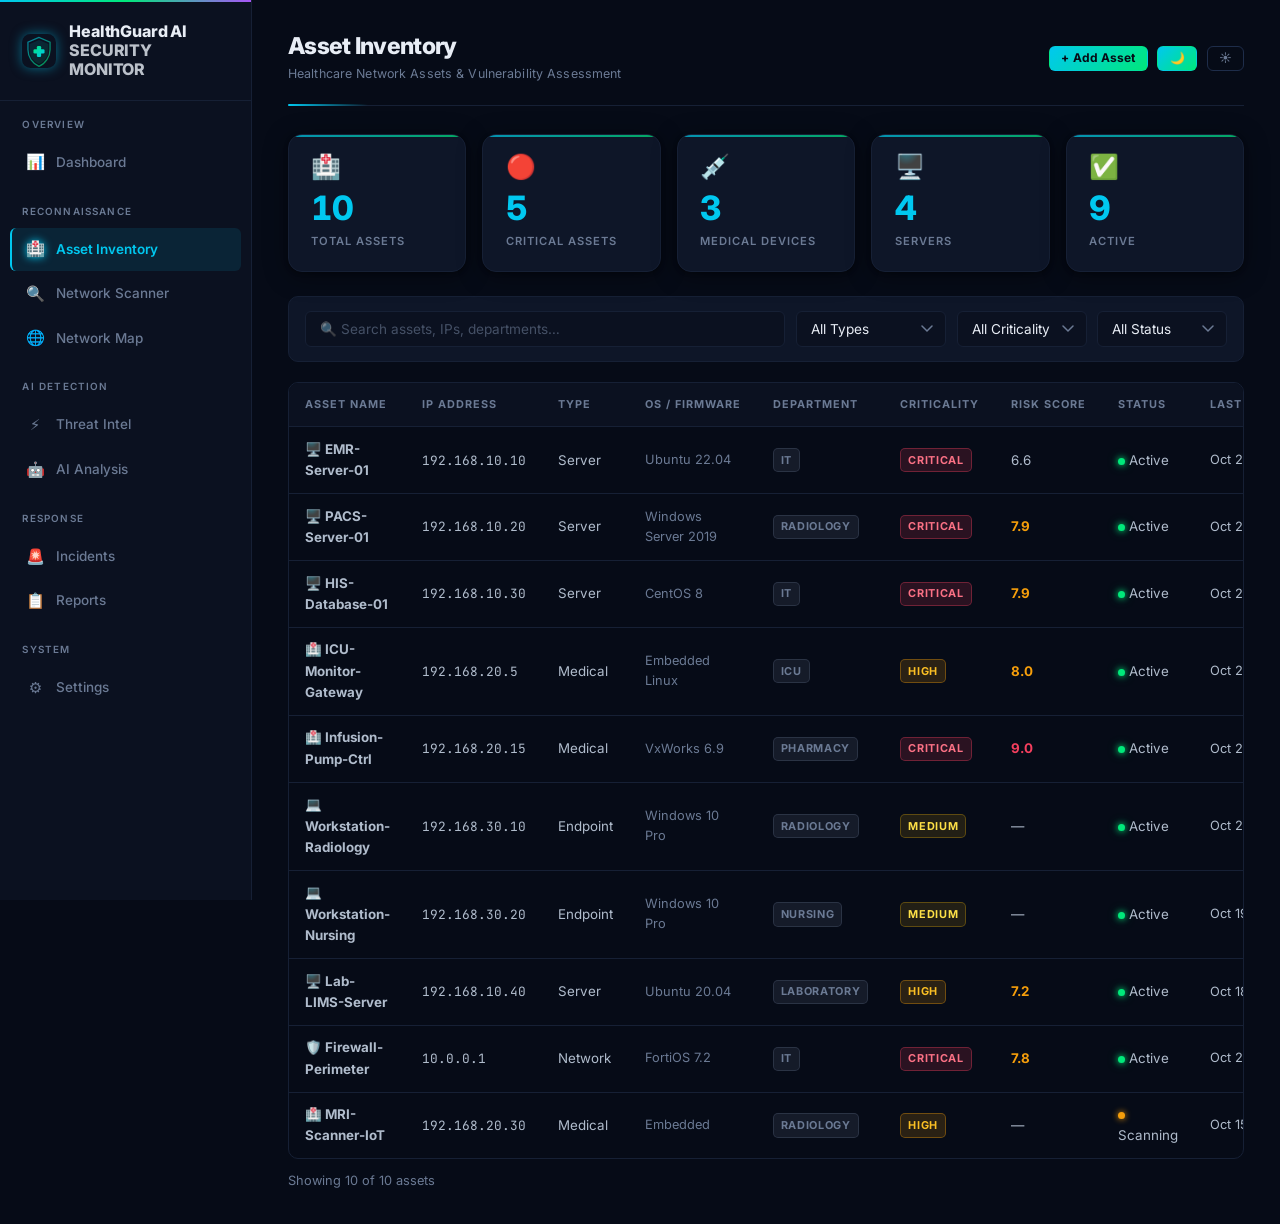
<file: HEALTHGUARD-AI/threatview/targets.html>
﻿<!DOCTYPE html>
<html lang="en">
<head>
  <meta charset="UTF-8">
  <meta name="viewport" content="width=device-width, initial-scale=1.0">
  <title>HealthGuard AI — Asset Inventory</title>
  <link rel="stylesheet" href="css/main.css">
  <link rel="stylesheet" href="css/components.css">
</head>
<body>
<button class="sidebar-toggle" id="sidebar-toggle" aria-label="Toggle navigation">☰</button>
<div class="app-layout">
  <nav class="sidebar" aria-label="Main navigation">
    <a class="sidebar__logo" href="index.html">
      <img src="assets/logo.svg" alt="HealthGuard AI logo">
      <div class="sidebar__logo-text">
        <span>HealthGuard AI</span>
        <span class="sidebar__logo-sub">Security Monitor</span>
      </div>
    </a>
    <div class="sidebar__section-label">Overview</div>
    <ul class="nav-list"><li><a href="index.html" class="nav-link"><span class="nav-icon">📊</span> Dashboard</a></li></ul>
    <div class="sidebar__section-label">Reconnaissance</div>
    <ul class="nav-list">
      <li><a href="targets.html"      class="nav-link" data-page="targets"><span class="nav-icon">🏥</span> Asset Inventory</a></li>
      <li><a href="scanner.html"      class="nav-link" data-page="scanner"><span class="nav-icon">🔍</span> Network Scanner</a></li>
      <li><a href="network.html"      class="nav-link" data-page="network"><span class="nav-icon">🌐</span> Network Map</a></li>
    </ul>
    <div class="sidebar__section-label">AI Detection</div>
    <ul class="nav-list">
      <li><a href="threat-intel.html" class="nav-link" data-page="threat-intel"><span class="nav-icon">⚡</span> Threat Intel</a></li>
      <li><a href="ai-analysis.html"  class="nav-link" data-page="ai-analysis"><span class="nav-icon">🤖</span> AI Analysis</a></li>
    </ul>
    <div class="sidebar__section-label">Response</div>
    <ul class="nav-list">
      <li><a href="incidents.html"    class="nav-link" data-page="incidents"><span class="nav-icon">🚨</span> Incidents</a></li>
      <li><a href="reports.html"      class="nav-link" data-page="reports"><span class="nav-icon">📋</span> Reports</a></li>
    </ul>
    <div class="sidebar__section-label">System</div>
    <ul class="nav-list"><li><a href="settings.html" class="nav-link" data-page="settings"><span class="nav-icon">⚙️</span> Settings</a></li></ul>
  </nav>

  <main class="main-content">
    <header class="page-header">
      <div>
        <h1>Asset Inventory</h1>
        <p class="page-subtitle">Healthcare Network Assets &amp; Vulnerability Assessment</p>
      </div>
      <div class="page-header__actions">
        <button class="btn btn--primary btn--sm" onclick="openAddAssetModal()">+ Add Asset</button>
        <button class="btn btn--ghost btn--sm" data-theme-btn="dark" onclick="TV.setTheme('dark')">🌙</button>
        <button class="btn btn--ghost btn--sm" data-theme-btn="light" onclick="TV.setTheme('light')">☀️</button>
      </div>
    </header>

    <!-- Stats Row -->
    <div style="display:grid;grid-template-columns:repeat(5,1fr);gap:1rem;margin-bottom:1.5rem" id="asset-stats"></div>

    <!-- Filters -->
    <div class="filter-bar">
      <input type="text" class="form-control search-input" id="search-assets" placeholder="🔍 Search assets, IPs, departments…">
      <select class="form-control" id="filter-type">
        <option value="">All Types</option>
        <option value="server">Server</option>
        <option value="medical">Medical Device</option>
        <option value="endpoint">Workstation</option>
        <option value="network">Network</option>
      </select>
      <select class="form-control" id="filter-criticality">
        <option value="">All Criticality</option>
        <option value="critical">Critical</option>
        <option value="high">High</option>
        <option value="medium">Medium</option>
        <option value="low">Low</option>
      </select>
      <select class="form-control" id="filter-status">
        <option value="">All Status</option>
        <option value="active">Active</option>
        <option value="in-progress">In Progress</option>
      </select>
    </div>

    <div class="table-wrapper">
      <table class="data-table" id="assets-table">
        <thead>
          <tr>
            <th onclick="TV.sortTable('assets-table',0)">Asset Name</th>
            <th onclick="TV.sortTable('assets-table',1)">IP Address</th>
            <th onclick="TV.sortTable('assets-table',2)">Type</th>
            <th onclick="TV.sortTable('assets-table',3)">OS / Firmware</th>
            <th onclick="TV.sortTable('assets-table',4)">Department</th>
            <th onclick="TV.sortTable('assets-table',5)">Criticality</th>
            <th onclick="TV.sortTable('assets-table',6)">Risk Score</th>
            <th onclick="TV.sortTable('assets-table',7)">Status</th>
            <th onclick="TV.sortTable('assets-table',8)">Last Scanned</th>
            <th>Actions</th>
          </tr>
        </thead>
        <tbody id="assets-tbody"></tbody>
      </table>
    </div>
    <div id="assets-count" class="text-muted" style="font-size:0.8rem;margin-top:0.75rem"></div>
  </main>
</div>
<div id="toast-container" class="toast-container" aria-live="polite"></div>

<!-- Asset Detail Modal -->
<div class="modal-overlay" id="asset-modal">
  <div class="modal" role="dialog" aria-modal="true" aria-labelledby="modal-asset-title" style="max-width:600px">
    <div class="modal__header">
      <h3 id="modal-asset-title">Asset Details</h3>
      <button class="modal__close" onclick="closeModal()">✕</button>
    </div>
    <div id="modal-asset-body"></div>
    <div class="modal__footer">
      <button class="btn btn--secondary btn--sm" onclick="closeModal()">Close</button>
      <a href="scanner.html" class="btn btn--primary btn--sm">Scan Asset →</a>
    </div>
  </div>
</div>

<!-- Add Asset Modal -->
<div class="modal-overlay" id="add-asset-modal">
  <div class="modal" role="dialog" aria-modal="true" aria-labelledby="add-asset-modal-title" style="max-width:560px">
    <div class="modal__header">
      <h3 id="add-asset-modal-title">➕ Register New Asset</h3>
      <button class="modal__close" onclick="closeAddAssetModal()">✕</button>
    </div>
    <div id="add-asset-modal-body">
      <div style="display:grid;grid-template-columns:1fr 1fr;gap:1rem">
        <!-- (a) Asset Name -->
        <div class="form-group">
          <label for="aa-name">Asset Name *</label>
          <input class="form-control" type="text" id="aa-name"
                 placeholder="e.g. EMR-Server-02" autocomplete="off">
        </div>
        <!-- (b) IP / Address -->
        <div class="form-group">
          <label for="aa-address">IP / Address *</label>
          <input class="form-control" type="text" id="aa-address"
                 placeholder="e.g. 192.168.10.11" autocomplete="off">
        </div>
        <!-- (c) Type -->
        <div class="form-group">
          <label for="aa-type">Type</label>
          <select class="form-control" id="aa-type">
            <option value="server">Server</option>
            <option value="medical">Medical Device</option>
            <option value="endpoint">Workstation</option>
            <option value="network">Network</option>
          </select>
        </div>
        <!-- (d) OS / Firmware -->
        <div class="form-group">
          <label for="aa-os">OS / Firmware</label>
          <input class="form-control" type="text" id="aa-os"
                 placeholder="e.g. Ubuntu 22.04">
        </div>
        <!-- (e) Department -->
        <div class="form-group">
          <label for="aa-dept">Department</label>
          <input class="form-control" type="text" id="aa-dept"
                 placeholder="e.g. Radiology">
        </div>
        <!-- (f) Criticality -->
        <div class="form-group">
          <label for="aa-criticality">Criticality</label>
          <select class="form-control" id="aa-criticality">
            <option value="critical">Critical</option>
            <option value="high">High</option>
            <option value="medium" selected>Medium</option>
            <option value="low">Low</option>
          </select>
        </div>
        <!-- (g) Tags — full width -->
        <div class="form-group" style="grid-column:1/-1">
          <label for="aa-tags">Tags</label>
          <input class="form-control" type="text" id="aa-tags"
                 placeholder="comma-separated, e.g. EMR,linux,critical">
        </div>
      </div>
    </div>
    <div class="modal__footer">
      <button class="btn btn--ghost btn--sm" onclick="closeAddAssetModal()">Cancel</button>
      <button class="btn btn--primary btn--sm" onclick="submitAddAsset()">Save Asset</button>
    </div>
  </div>
</div>

<script src="js/mock-data.js"></script>
<script src="js/store.js"></script>
<script src="js/main.js"></script>
<script src="js/targets.js"></script>
</body>
</html>
</file>
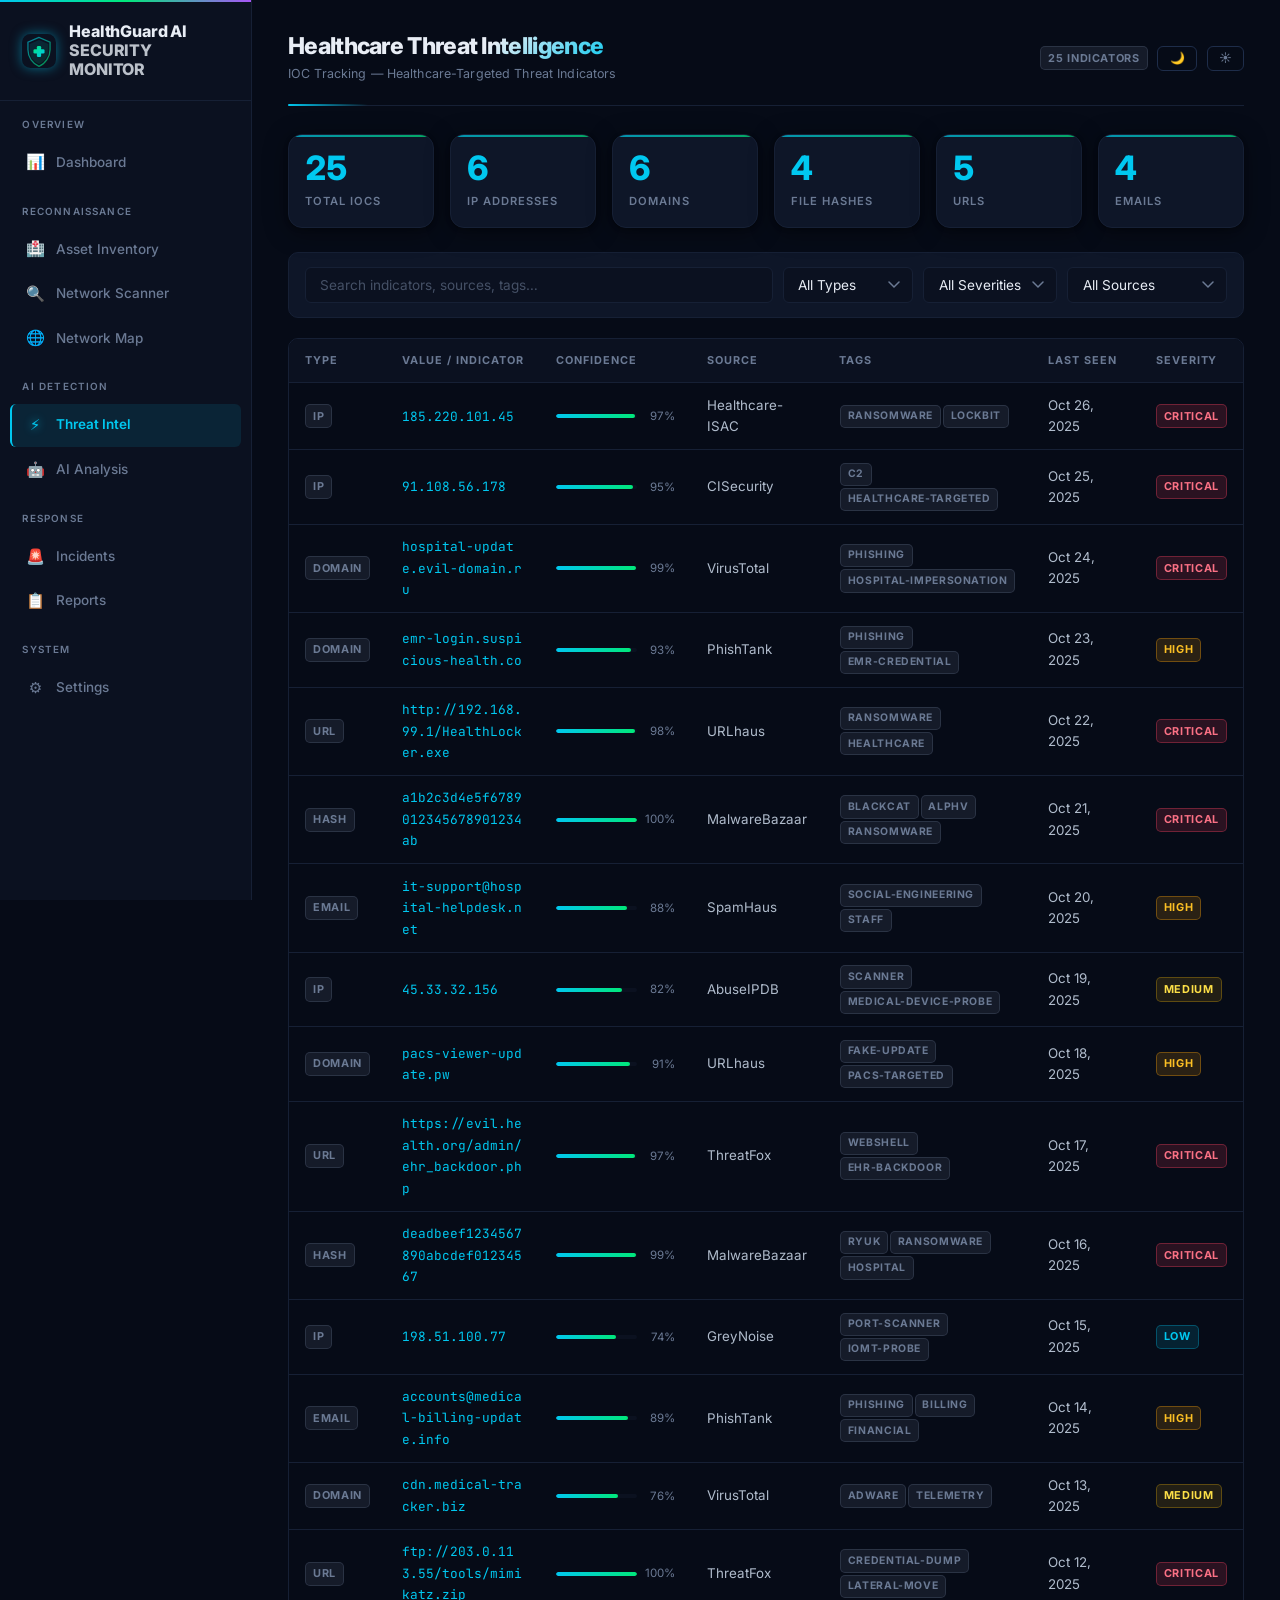
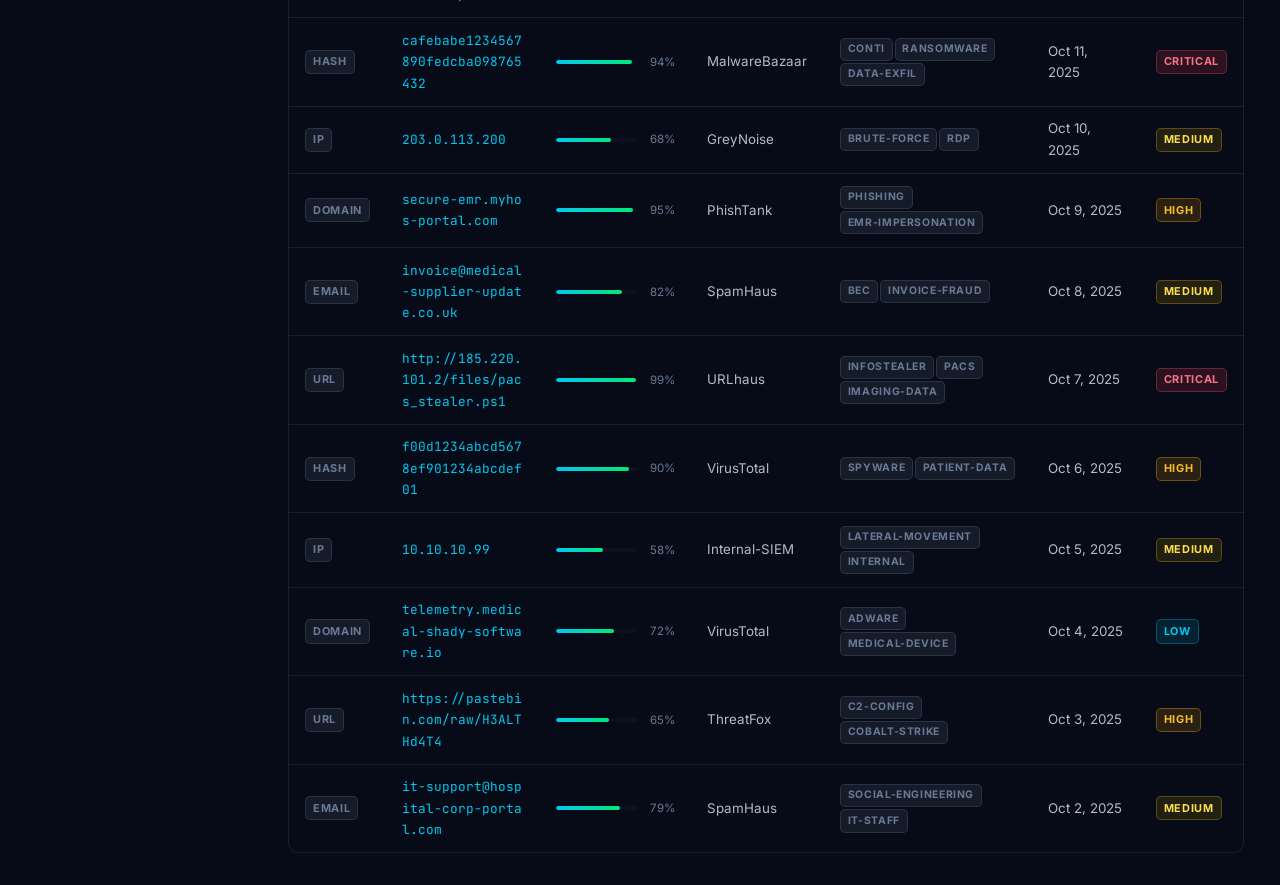
<file: HEALTHGUARD-AI/threatview/threat-intel.html>
﻿<!DOCTYPE html>
<html lang="en">
<head>
  <meta charset="UTF-8">
  <meta name="viewport" content="width=device-width, initial-scale=1.0">
  <meta name="description" content="HealthGuard AI - Healthcare Threat Intelligence & IOC Tracking">
  <title>HealthGuard AI — Threat Intelligence</title>
  <link rel="stylesheet" href="css/main.css">
  <link rel="stylesheet" href="css/components.css">
</head>
<body>

<button class="sidebar-toggle" id="sidebar-toggle" aria-label="Toggle navigation">☰</button>

<div class="app-layout">
  <!-- ─── Sidebar ─── -->
  <nav class="sidebar" aria-label="Main navigation">
    <a class="sidebar__logo" href="index.html">
      <img src="assets/logo.svg" alt="HealthGuard AI logo">
      <div class="sidebar__logo-text">
        <span>HealthGuard AI</span>
        <span class="sidebar__logo-sub">Security Monitor</span>
      </div>
    </a>
    <div class="sidebar__section-label">Overview</div>
    <ul class="nav-list"><li><a href="index.html" class="nav-link"><span class="nav-icon">📊</span> Dashboard</a></li></ul>
    <div class="sidebar__section-label">Reconnaissance</div>
    <ul class="nav-list">
      <li><a href="targets.html"      class="nav-link" data-page="targets"><span class="nav-icon">🏥</span> Asset Inventory</a></li>
      <li><a href="scanner.html"      class="nav-link" data-page="scanner"><span class="nav-icon">🔍</span> Network Scanner</a></li>
      <li><a href="network.html"      class="nav-link" data-page="network"><span class="nav-icon">🌐</span> Network Map</a></li>
    </ul>
    <div class="sidebar__section-label">AI Detection</div>
    <ul class="nav-list">
      <li><a href="threat-intel.html" class="nav-link" data-page="threat-intel"><span class="nav-icon">⚡</span> Threat Intel</a></li>
      <li><a href="ai-analysis.html"  class="nav-link" data-page="ai-analysis"><span class="nav-icon">🤖</span> AI Analysis</a></li>
    </ul>
    <div class="sidebar__section-label">Response</div>
    <ul class="nav-list">
      <li><a href="incidents.html"    class="nav-link" data-page="incidents"><span class="nav-icon">🚨</span> Incidents</a></li>
      <li><a href="reports.html"      class="nav-link" data-page="reports"><span class="nav-icon">📋</span> Reports</a></li>
    </ul>
    <div class="sidebar__section-label">System</div>
    <ul class="nav-list"><li><a href="settings.html" class="nav-link" data-page="settings"><span class="nav-icon">⚙️</span> Settings</a></li></ul>
  </nav>

  <!-- ─── Main Content ─── -->
  <main class="main-content" id="main-content">
    <header class="page-header">
      <div>
        <h1>Healthcare Threat Intelligence</h1>
        <p class="page-subtitle">IOC Tracking — Healthcare-Targeted Threat Indicators</p>
      </div>
      <div class="page-header__actions">
        <span class="badge badge--info" id="ioc-count">25 indicators</span>
        <button class="btn btn--ghost btn--sm" onclick="TV.setTheme('dark')">🌙</button>
        <button class="btn btn--ghost btn--sm" onclick="TV.setTheme('light')">☀️</button>
      </div>
    </header>

    <!-- IOC Type Stats -->
    <div style="display:grid;grid-template-columns:repeat(auto-fit,minmax(110px,1fr));gap:1rem;margin-bottom:1.5rem" role="list" aria-label="IOC counts by type">
      <div class="card card--stat" role="listitem" style="padding:1rem">
        <div class="stat-card__value" id="stat-ioc-total" aria-label="Total IOCs">—</div>
        <div class="stat-card__label">Total IOCs</div>
      </div>
      <div class="card card--stat" role="listitem" style="padding:1rem">
        <div class="stat-card__value" id="stat-ioc-ip" aria-label="IP indicators">—</div>
        <div class="stat-card__label">IP Addresses</div>
      </div>
      <div class="card card--stat" role="listitem" style="padding:1rem">
        <div class="stat-card__value" id="stat-ioc-domain" aria-label="Domain indicators">—</div>
        <div class="stat-card__label">Domains</div>
      </div>
      <div class="card card--stat" role="listitem" style="padding:1rem">
        <div class="stat-card__value" id="stat-ioc-hash" aria-label="Hash indicators">—</div>
        <div class="stat-card__label">File Hashes</div>
      </div>
      <div class="card card--stat" role="listitem" style="padding:1rem">
        <div class="stat-card__value" id="stat-ioc-url" aria-label="URL indicators">—</div>
        <div class="stat-card__label">URLs</div>
      </div>
      <div class="card card--stat" role="listitem" style="padding:1rem">
        <div class="stat-card__value" id="stat-ioc-email" aria-label="Email indicators">—</div>
        <div class="stat-card__label">Emails</div>
      </div>
    </div>

    <!-- Filter Bar -->
    <div class="filter-bar" role="search" aria-label="Filter indicators">
      <input type="search" id="ioc-search" class="form-control search-input" placeholder="Search indicators, sources, tags…" aria-label="Search indicators">
      <select id="ioc-type-filter" class="form-control" aria-label="Filter by IOC type">
        <option value="">All Types</option>
        <option value="ip">IP Address</option>
        <option value="domain">Domain</option>
        <option value="url">URL</option>
        <option value="hash">File Hash</option>
        <option value="email">Email</option>
      </select>
      <select id="ioc-sev-filter" class="form-control" aria-label="Filter by severity">
        <option value="">All Severities</option>
        <option value="critical">Critical</option>
        <option value="high">High</option>
        <option value="medium">Medium</option>
        <option value="low">Low</option>
      </select>
      <select id="ioc-source-filter" class="form-control" aria-label="Filter by source">
        <option value="">All Sources</option>
        <!-- Populated dynamically by threat-intel.js -->
      </select>
    </div>

    <!-- IOC Table -->
    <div class="table-wrapper">
      <table id="ioc-table" class="data-table" aria-label="Indicators of compromise">
        <thead>
          <tr>
            <th data-col="0" style="width:90px">Type</th>
            <th data-col="1">Value / Indicator</th>
            <th data-col="2" style="width:160px">Confidence</th>
            <th data-col="3" style="width:130px">Source</th>
            <th data-col="4">Tags</th>
            <th data-col="5" style="width:110px">Last Seen</th>
            <th data-col="6" style="width:90px">Severity</th>
          </tr>
        </thead>
        <tbody>
          <!-- Populated by threat-intel.js -->
        </tbody>
      </table>
    </div>
  </main>
</div>

<div id="toast-container" class="toast-container" aria-live="polite" aria-atomic="true"></div>

<script src="js/mock-data.js"></script>
<script src="js/store.js"></script>
<script src="js/main.js"></script>
<script src="js/threat-intel.js"></script>
</body>
</html>
</file>
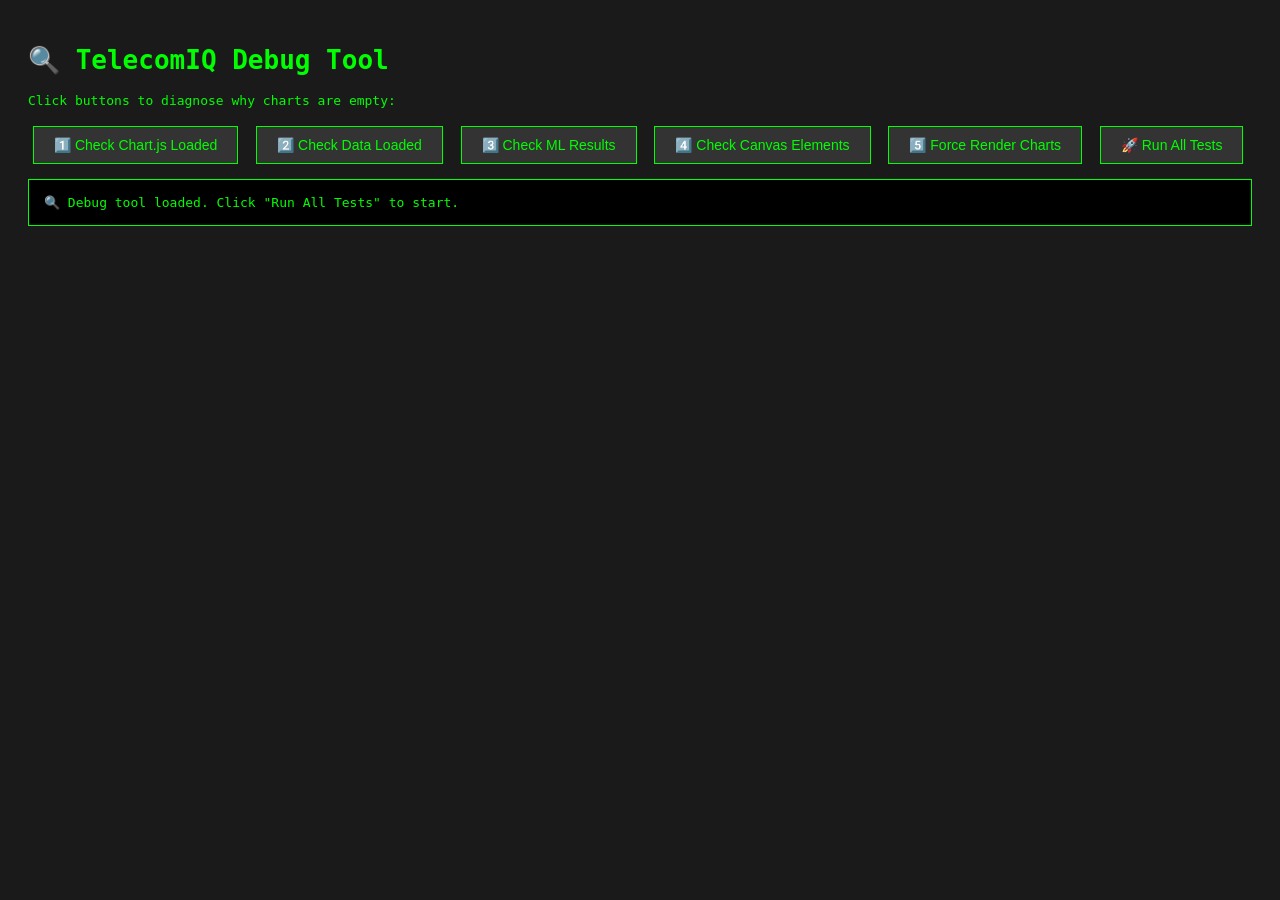
<file: TELECOM ANALYSIS/telecom-analytics/debug.html>
<!DOCTYPE html>
<html>
<head>
<title>TelecomIQ Debug Tool</title>
<style>
body{font-family:monospace;padding:20px;background:#1a1a1a;color:#0f0}
button{padding:10px 20px;margin:5px;background:#333;color:#0f0;border:1px solid #0f0;cursor:pointer;font-size:14px}
button:hover{background:#0f0;color:#000}
.result{background:#000;padding:15px;margin:10px 0;border:1px solid #0f0;white-space:pre-wrap;max-height:400px;overflow-y:auto}
.error{color:#f00;border-color:#f00}
.success{color:#0f0;border-color:#0f0}
h2{color:#0ff}
</style>
</head>
<body>
<h1>🔍 TelecomIQ Debug Tool</h1>
<p>Click buttons to diagnose why charts are empty:</p>

<button onclick="test1()">1️⃣ Check Chart.js Loaded</button>
<button onclick="test2()">2️⃣ Check Data Loaded</button>
<button onclick="test3()">3️⃣ Check ML Results</button>
<button onclick="test4()">4️⃣ Check Canvas Elements</button>
<button onclick="test5()">5️⃣ Force Render Charts</button>
<button onclick="testAll()">🚀 Run All Tests</button>

<div id="output"></div>

<script>
function log(msg, isError = false) {
  const div = document.createElement('div');
  div.className = 'result ' + (isError ? 'error' : 'success');
  div.textContent = msg;
  document.getElementById('output').appendChild(div);
}

function test1() {
  document.getElementById('output').innerHTML = '';
  log('TEST 1: Checking Chart.js...');
  if (typeof Chart === 'undefined') {
    log('❌ FAIL: Chart.js is NOT loaded!', true);
    log('Fix: Check if CDN link is correct in index.html', true);
  } else {
    log('✅ PASS: Chart.js version ' + Chart.version + ' is loaded');
  }
}

function test2() {
  document.getElementById('output').innerHTML = '';
  log('TEST 2: Checking if data is loaded...');
  
  if (!window.processedCustomer) {
    log('❌ FAIL: window.processedCustomer is undefined', true);
    log('Fix: You need to load sample data first!', true);
    log('  1. Go to Data Preprocessing page', true);
    log('  2. Click "Load Sample Customer Data"', true);
    return;
  }
  
  log('✅ PASS: Customer data is loaded');
  log('  - Rows: ' + window.processedCustomer.rows.length);
  log('  - Final Count: ' + window.processedCustomer.finalCount);
}

function test3() {
  document.getElementById('output').innerHTML = '';
  log('TEST 3: Checking ML results...');
  
  if (!window.mlResults) {
    log('❌ FAIL: window.mlResults is undefined', true);
    log('Fix: ML models have not run yet', true);
    return;
  }
  
  if (!window.mlResults.customer) {
    log('❌ FAIL: window.mlResults.customer is undefined', true);
    log('Fix: Customer ML has not run', true);
    return;
  }
  
  const cust = window.mlResults.customer;
  log('✅ PASS: Customer ML results exist');
  log('  - Total Customers: ' + cust.totalCustomers);
  log('  - High Risk: ' + cust.highRisk);
  log('  - Churn Rate: ' + cust.churnRate + '%');
  log('  - Primary Model: ' + cust.primaryModel);
  log('  - Accuracy: ' + cust.primaryMetrics.accuracy + '%');
  log('\nSegment Counts:');
  log(JSON.stringify(cust.segCounts, null, 2));
}

function test4() {
  document.getElementById('output').innerHTML = '';
  log('TEST 4: Checking canvas elements...');
  
  const canvases = [
    'ml-segment-chart',
    'ml-plan-chart', 
    'ml-churn-dist-chart',
    'ml-data-churn-chart',
    'ml-tenure-chart'
  ];
  
  let allFound = true;
  canvases.forEach(id => {
    const el = document.getElementById(id);
    if (!el) {
      log('❌ MISSING: #' + id + ' not found in HTML', true);
      allFound = false;
    } else {
      log('✅ FOUND: #' + id + ' exists');
    }
  });
  
  if (allFound) {
    log('\n✅ PASS: All canvas elements exist');
  } else {
    log('\n❌ FAIL: Some canvas elements are missing', true);
  }
}

function test5() {
  document.getElementById('output').innerHTML = '';
  log('TEST 5: Force rendering charts...');
  
  if (!window.processedCustomer) {
    log('❌ FAIL: No data loaded. Load data first!', true);
    return;
  }
  
  if (typeof window.renderCustomerMLUI !== 'function') {
    log('❌ FAIL: renderCustomerMLUI function not found', true);
    return;
  }
  
  log('Calling window.renderCustomerMLUI()...');
  try {
    window.renderCustomerMLUI();
    log('✅ SUCCESS: Function executed without errors');
    log('\nNow go check the Customer Behaviour page!');
    log('If charts are still empty, check browser console (F12) for errors.');
  } catch (e) {
    log('❌ ERROR: ' + e.message, true);
    log('Stack trace: ' + e.stack, true);
  }
}

function testAll() {
  document.getElementById('output').innerHTML = '';
  log('='.repeat(60));
  log('RUNNING ALL DIAGNOSTIC TESTS');
  log('='.repeat(60) + '\n');
  
  setTimeout(() => { test1(); }, 100);
  setTimeout(() => { test2(); }, 500);
  setTimeout(() => { test3(); }, 900);
  setTimeout(() => { test4(); }, 1300);
  setTimeout(() => { 
    log('\n' + '='.repeat(60));
    log('DIAGNOSTIC COMPLETE');
    log('='.repeat(60));
    log('\nIf all tests passed, click "Force Render Charts" button');
  }, 1700);
}

// Auto-run on load
window.onload = function() {
  log('🔍 Debug tool loaded. Click "Run All Tests" to start.');
};
</script>
</body>
</html>
</file>
<file: HEALTHGUARD-AI/threatview/css/main.css>
@import url('https://fonts.googleapis.com/css2?family=Inter:wght@300;400;500;600;700;800&family=JetBrains+Mono:wght@400;500&display=swap');

/* ═══════════════════════════════════════════
   CSS CUSTOM PROPERTIES
═══════════════════════════════════════════ */
:root {
  /* Backgrounds */
  --bg-primary:    #060b17;
  --bg-surface:    #0b1120;
  --bg-card:       #0e1628;
  --bg-card-hover: #111d33;
  --bg-input:      #0b1120;

  /* Accents */
  --accent-green:  #00e87a;
  --accent-cyan:   #00c8f0;
  --accent-blue:   #3b82f6;
  --accent-purple: #a855f7;
  --danger:        #f43f5e;
  --warning:       #f59e0b;
  --success:       #10b981;

  /* Text */
  --text-primary:  #e8edf5;
  --text-secondary:#b0bccc;
  --text-muted:    #6b7a94;

  /* Borders */
  --border-color:  #162035;
  --border-bright: #1e2d4a;

  /* Glows */
  --glow-green:    0 0 20px rgba(0,232,122,0.25), 0 0 40px rgba(0,232,122,0.1);
  --glow-cyan:     0 0 20px rgba(0,200,240,0.25), 0 0 40px rgba(0,200,240,0.1);
  --glow-danger:   0 0 20px rgba(244,63,94,0.3);
  --glow-card:     0 4px 24px rgba(0,0,0,0.4), 0 1px 4px rgba(0,0,0,0.3);

  /* Layout */
  --sidebar-width: 252px;
  --header-height: 64px;
  --radius-sm:     6px;
  --radius-md:     10px;
  --radius-lg:     14px;
  --transition:    0.18s ease;
}

[data-theme="light"] {
  --bg-primary:    #f1f5fb;
  --bg-surface:    #ffffff;
  --bg-card:       #ffffff;
  --bg-card-hover: #f8faff;
  --bg-input:      #f8faff;
  --accent-green:  #059669;
  --accent-cyan:   #0284c7;
  --text-primary:  #0f172a;
  --text-secondary:#334155;
  --text-muted:    #64748b;
  --border-color:  #e2e8f0;
  --border-bright: #cbd5e1;
  --glow-green:    0 0 16px rgba(5,150,105,0.12);
  --glow-cyan:     0 0 16px rgba(2,132,199,0.12);
  --glow-danger:   0 0 16px rgba(244,63,94,0.12);
  --glow-card:     0 2px 12px rgba(0,0,0,0.07), 0 1px 3px rgba(0,0,0,0.05);
}

/* ═══════════════════════════════════════════
   RESET & BASE
═══════════════════════════════════════════ */
*, *::before, *::after {
  box-sizing: border-box;
  margin: 0;
  padding: 0;
}

html { scroll-behavior: smooth; }

body {
  font-family: 'Inter', system-ui, sans-serif;
  background-color: var(--bg-primary);
  color: var(--text-primary);
  line-height: 1.6;
  font-size: 14px;
  -webkit-font-smoothing: antialiased;
  -moz-osx-font-smoothing: grayscale;
}

/* Subtle grid background on dark mode */
body::before {
  content: '';
  position: fixed;
  inset: 0;
  background-image:
    linear-gradient(rgba(0,200,240,0.015) 1px, transparent 1px),
    linear-gradient(90deg, rgba(0,200,240,0.015) 1px, transparent 1px);
  background-size: 48px 48px;
  pointer-events: none;
  z-index: 0;
}

[data-theme="light"] body::before { display: none; }

h1, h2, h3, h4, h5, h6 {
  color: var(--text-primary);
  font-weight: 700;
  line-height: 1.25;
  letter-spacing: -0.02em;
}

h1 { font-size: 1.6rem; }
h2 { font-size: 1.3rem; }
h3 { font-size: 1.05rem; }
h4 { font-size: 0.95rem; }

p {
  color: var(--text-muted);
  margin-bottom: 0.75rem;
  line-height: 1.65;
}

a {
  color: var(--accent-cyan);
  text-decoration: none;
  transition: color var(--transition);
}
a:hover { color: var(--accent-green); }

ul, ol { list-style: none; }

img, svg { max-width: 100%; display: block; }

code, pre {
  font-family: 'JetBrains Mono', 'Courier New', monospace;
  font-size: 0.82em;
}

/* ═══════════════════════════════════════════
   APP LAYOUT
═══════════════════════════════════════════ */
.app-layout {
  display: flex;
  min-height: 100vh;
  position: relative;
  z-index: 1;
}

/* ═══════════════════════════════════════════
   SIDEBAR
═══════════════════════════════════════════ */
.sidebar {
  background: var(--bg-surface);
  border-right: 1px solid var(--border-color);
  position: fixed;
  left: 0; top: 0; bottom: 0;
  width: var(--sidebar-width);
  display: flex;
  flex-direction: column;
  overflow-y: auto;
  overflow-x: hidden;
  z-index: 100;
  transition: transform var(--transition);
}

/* Sidebar top accent line */
.sidebar::before {
  content: '';
  position: absolute;
  top: 0; left: 0; right: 0;
  height: 2px;
  background: linear-gradient(90deg, var(--accent-cyan), var(--accent-green), var(--accent-purple));
}

.sidebar__logo {
  display: flex;
  align-items: center;
  gap: 0.8rem;
  padding: 1.25rem 1.4rem;
  border-bottom: 1px solid var(--border-color);
  text-decoration: none;
  margin-top: 2px;
}

.sidebar__logo img {
  width: 34px;
  height: 34px;
  flex-shrink: 0;
  filter: drop-shadow(0 0 6px rgba(0,200,240,0.5));
}

.sidebar__logo-text {
  display: flex;
  flex-direction: column;
  gap: 0;
}

.sidebar__logo span {
  font-size: 1rem;
  font-weight: 800;
  color: var(--text-primary);
  letter-spacing: -0.01em;
  line-height: 1.2;
}

.sidebar__logo-sub {
  font-size: 0.62rem;
  color: var(--accent-cyan);
  font-weight: 500;
  letter-spacing: 0.06em;
  text-transform: uppercase;
  opacity: 0.8;
}

/* Section labels */
.sidebar__section-label {
  font-size: 0.62rem;
  text-transform: uppercase;
  letter-spacing: 0.12em;
  color: var(--text-muted);
  padding: 1rem 1.4rem 0.3rem;
  font-weight: 600;
}

.nav-list {
  padding: 0.15rem 0;
}

.nav-list li {
  margin: 1px 0.6rem;
}

.nav-link {
  display: flex;
  align-items: center;
  gap: 0.7rem;
  padding: 0.6rem 0.85rem;
  color: var(--text-muted);
  border-radius: var(--radius-sm);
  font-size: 0.845rem;
  font-weight: 500;
  transition: all var(--transition);
  border-left: 2px solid transparent;
  text-decoration: none;
  position: relative;
}

.nav-link:hover {
  color: var(--text-primary);
  background: rgba(0, 200, 240, 0.06);
  border-left-color: var(--accent-cyan);
}

.nav-link--active {
  color: var(--accent-cyan) !important;
  background: rgba(0, 200, 240, 0.1) !important;
  border-left-color: var(--accent-cyan) !important;
  font-weight: 600;
}

.nav-link--active .nav-icon {
  filter: drop-shadow(0 0 4px var(--accent-cyan));
}

.nav-icon {
  font-size: 0.95rem;
  width: 20px;
  text-align: center;
  flex-shrink: 0;
}

/* Sidebar footer */
.sidebar__footer {
  padding: 1rem 1.4rem;
  border-top: 1px solid var(--border-color);
  margin-top: auto;
}

.sidebar__status {
  display: flex;
  align-items: center;
  gap: 0.5rem;
  font-size: 0.72rem;
  color: var(--text-muted);
}

/* ═══════════════════════════════════════════
   MAIN CONTENT
═══════════════════════════════════════════ */
.main-content {
  margin-left: var(--sidebar-width);
  padding: 2rem 2.25rem;
  min-height: 100vh;
  background: var(--bg-primary);
  flex: 1;
  min-width: 0;
}

/* ═══════════════════════════════════════════
   PAGE HEADER
═══════════════════════════════════════════ */
.page-header {
  display: flex;
  align-items: center;
  justify-content: space-between;
  margin-bottom: 1.75rem;
  padding-bottom: 1.25rem;
  border-bottom: 1px solid var(--border-color);
  flex-wrap: wrap;
  gap: 1rem;
  position: relative;
}

.page-header::after {
  content: '';
  position: absolute;
  bottom: -1px; left: 0;
  width: 80px; height: 2px;
  background: linear-gradient(90deg, var(--accent-cyan), transparent);
  border-radius: 2px;
}

.page-header h1 {
  font-size: 1.45rem;
  font-weight: 800;
  letter-spacing: -0.03em;
  background: linear-gradient(135deg, var(--text-primary) 60%, var(--accent-cyan));
  -webkit-background-clip: text;
  -webkit-text-fill-color: transparent;
  background-clip: text;
}

.page-subtitle {
  font-size: 0.78rem;
  color: var(--text-muted);
  margin: 0.2rem 0 0;
  font-weight: 400;
  letter-spacing: 0.01em;
}

.page-header__actions {
  display: flex;
  align-items: center;
  gap: 0.6rem;
  flex-wrap: wrap;
}

/* ═══════════════════════════════════════════
   TOASTS
═══════════════════════════════════════════ */
.toast-container {
  position: fixed;
  bottom: 1.5rem;
  right: 1.5rem;
  z-index: 9999;
  display: flex;
  flex-direction: column;
  gap: 0.5rem;
}

.toast {
  padding: 0.8rem 1.1rem;
  border-radius: var(--radius-md);
  font-size: 0.835rem;
  font-weight: 500;
  background: var(--bg-card);
  border: 1px solid var(--border-bright);
  color: var(--text-primary);
  animation: slideInToast 0.3s cubic-bezier(0.34,1.56,0.64,1) forwards;
  box-shadow: var(--glow-card);
  max-width: 340px;
  display: flex;
  align-items: center;
  gap: 0.6rem;
  backdrop-filter: blur(8px);
}

.toast--success { border-left: 3px solid var(--accent-green); }
.toast--error   { border-left: 3px solid var(--danger); }
.toast--info    { border-left: 3px solid var(--accent-cyan); }
.toast--warning { border-left: 3px solid var(--warning); }

@keyframes slideInToast {
  from { opacity: 0; transform: translateX(80px) scale(0.9); }
  to   { opacity: 1; transform: translateX(0) scale(1); }
}
@keyframes fadeOutToast {
  from { opacity: 1; transform: translateX(0); }
  to   { opacity: 0; transform: translateX(80px); }
}
.toast--removing { animation: fadeOutToast 0.25s ease forwards; }

/* ═══════════════════════════════════════════
   SIDEBAR TOGGLE (MOBILE)
═══════════════════════════════════════════ */
.sidebar-toggle {
  display: none;
  position: fixed;
  top: 1rem; left: 1rem;
  z-index: 200;
  background: var(--bg-surface);
  border: 1px solid var(--border-bright);
  color: var(--text-primary);
  padding: 0.45rem 0.6rem;
  border-radius: var(--radius-sm);
  cursor: pointer;
  font-size: 1.1rem;
  line-height: 1;
  transition: all var(--transition);
}
.sidebar-toggle:hover { border-color: var(--accent-cyan); color: var(--accent-cyan); }

/* ═══════════════════════════════════════════
   SCROLLBAR
═══════════════════════════════════════════ */
::-webkit-scrollbar { width: 5px; height: 5px; }
::-webkit-scrollbar-track { background: transparent; }
::-webkit-scrollbar-thumb {
  background: var(--border-bright);
  border-radius: 10px;
}
::-webkit-scrollbar-thumb:hover { background: var(--text-muted); }

/* ═══════════════════════════════════════════
   UTILITIES
═══════════════════════════════════════════ */
.text-muted    { color: var(--text-muted); }
.text-secondary{ color: var(--text-secondary); }
.text-primary  { color: var(--text-primary); }
.text-green    { color: var(--accent-green); }
.text-cyan     { color: var(--accent-cyan); }
.text-danger   { color: var(--danger); }
.text-warning  { color: var(--warning); }

.mt-1 { margin-top: 0.5rem; }
.mt-2 { margin-top: 1rem; }
.mt-3 { margin-top: 1.5rem; }
.mb-1 { margin-bottom: 0.5rem; }
.mb-2 { margin-bottom: 1rem; }
.mb-3 { margin-bottom: 1.5rem; }

.flex { display: flex; }
.flex-wrap { flex-wrap: wrap; }
.items-center { align-items: center; }
.gap-1 { gap: 0.5rem; }
.gap-2 { gap: 1rem; }
.justify-between { justify-content: space-between; }

.sr-only {
  position: absolute; width: 1px; height: 1px;
  padding: 0; margin: -1px; overflow: hidden;
  clip: rect(0,0,0,0); white-space: nowrap; border: 0;
}

/* ═══════════════════════════════════════════
   PRINT
═══════════════════════════════════════════ */
@media print {
  .sidebar, .sidebar-toggle, #btn-export,
  .page-header__actions, body::before { display: none !important; }
  .main-content { margin-left: 0 !important; padding: 0 !important; }
  body { background: #fff; color: #000; }
}

/* ═══════════════════════════════════════════
   RESPONSIVE
═══════════════════════════════════════════ */
@media (max-width: 768px) {
  .sidebar { transform: translateX(-100%); }
  .sidebar--open { transform: translateX(0); box-shadow: 4px 0 32px rgba(0,0,0,0.5); }
  .main-content { margin-left: 0; padding: 1rem; padding-top: 4.5rem; width: 100%; }
  .sidebar-toggle { display: block; }
}
</file>
<file: HEALTHGUARD-AI/threatview/css/components.css>
/* ═══════════════════════════════════════════
   CARDS
═══════════════════════════════════════════ */
.card {
  background: var(--bg-card);
  border: 1px solid var(--border-color);
  border-radius: var(--radius-lg);
  padding: 1.4rem;
  box-shadow: var(--glow-card);
  transition: border-color var(--transition), box-shadow var(--transition), transform var(--transition);
  position: relative;
  overflow: hidden;
}

.card:hover {
  border-color: var(--border-bright);
  box-shadow: var(--glow-card), 0 0 0 1px rgba(0,200,240,0.06);
  transform: translateY(-1px);
}

/* Stat cards */
.card--stat {
  display: flex;
  flex-direction: column;
  gap: 0.35rem;
  padding: 1.25rem 1.4rem;
}

.card--stat::before {
  content: '';
  position: absolute;
  top: 0; left: 0; right: 0;
  height: 2px;
  background: linear-gradient(90deg, var(--accent-cyan), var(--accent-green));
  opacity: 0.7;
}

.card--stat:hover::before { opacity: 1; }

.stat-card__icon {
  font-size: 1.5rem;
  margin-bottom: 0.4rem;
  line-height: 1;
}

.stat-card__value {
  font-size: 2.1rem;
  font-weight: 800;
  color: var(--accent-cyan);
  line-height: 1;
  letter-spacing: -0.03em;
  font-feature-settings: 'tnum';
}

.stat-card__value--danger  { color: var(--danger); text-shadow: 0 0 20px rgba(244,63,94,0.4); }
.stat-card__value--warning { color: var(--warning); text-shadow: 0 0 20px rgba(245,158,11,0.3); }
.stat-card__value--green   { color: var(--accent-green); text-shadow: 0 0 20px rgba(0,232,122,0.3); }

.stat-card__label {
  font-size: 0.7rem;
  font-weight: 600;
  color: var(--text-muted);
  text-transform: uppercase;
  letter-spacing: 0.09em;
  margin-top: 0.2rem;
}

/* Card header */
.card__header {
  display: flex;
  align-items: center;
  justify-content: space-between;
  margin-bottom: 1.1rem;
  padding-bottom: 0.85rem;
  border-bottom: 1px solid var(--border-color);
}

.card__header h3 {
  font-size: 0.9rem;
  font-weight: 700;
  letter-spacing: -0.01em;
  color: var(--text-primary);
}

.card__title {
  font-size: 0.68rem;
  font-weight: 700;
  text-transform: uppercase;
  letter-spacing: 0.1em;
  color: var(--text-muted);
  margin-bottom: 0.3rem;
}

/* ═══════════════════════════════════════════
   BADGES
═══════════════════════════════════════════ */
.badge {
  display: inline-flex;
  align-items: center;
  gap: 0.25em;
  padding: 0.22em 0.65em;
  border-radius: 5px;
  font-size: 0.68rem;
  font-weight: 700;
  text-transform: uppercase;
  letter-spacing: 0.06em;
  white-space: nowrap;
  border: 1px solid;
}

.badge--critical {
  background: rgba(244, 63, 94, 0.15);
  color: #fb7185;
  border-color: rgba(244,63,94,0.35);
}
.badge--high {
  background: rgba(245, 158, 11, 0.15);
  color: #fbbf24;
  border-color: rgba(245,158,11,0.35);
}
.badge--medium {
  background: rgba(234, 179, 8, 0.12);
  color: #fde047;
  border-color: rgba(234,179,8,0.3);
}
.badge--low {
  background: rgba(0, 200, 240, 0.12);
  color: var(--accent-cyan);
  border-color: rgba(0,200,240,0.3);
}
.badge--info {
  background: rgba(107, 122, 148, 0.15);
  color: var(--text-muted);
  border-color: rgba(107,122,148,0.25);
}
.badge--success {
  background: rgba(16, 185, 129, 0.15);
  color: #34d399;
  border-color: rgba(16,185,129,0.3);
}
.badge--none { background: rgba(107,122,148,0.08); color: var(--text-muted); border-color: transparent; }

/* ═══════════════════════════════════════════
   BUTTONS
═══════════════════════════════════════════ */
.btn {
  display: inline-flex;
  align-items: center;
  justify-content: center;
  gap: 0.4rem;
  padding: 0.52rem 1.1rem;
  border-radius: var(--radius-sm);
  font-size: 0.835rem;
  font-weight: 600;
  cursor: pointer;
  transition: all var(--transition);
  border: 1px solid transparent;
  white-space: nowrap;
  font-family: inherit;
  line-height: 1;
  letter-spacing: 0.01em;
}

.btn:disabled { opacity: 0.4; cursor: not-allowed; }
.btn:focus-visible { outline: 2px solid var(--accent-cyan); outline-offset: 2px; }

.btn--primary {
  background: linear-gradient(135deg, var(--accent-cyan), var(--accent-green));
  color: #060b17;
  border-color: transparent;
  font-weight: 700;
}
.btn--primary:hover:not(:disabled) {
  box-shadow: 0 0 20px rgba(0,200,240,0.4), 0 4px 12px rgba(0,0,0,0.2);
  transform: translateY(-1px);
}

.btn--secondary {
  background: transparent;
  color: var(--accent-cyan);
  border-color: var(--accent-cyan);
}
.btn--secondary:hover:not(:disabled) {
  background: rgba(0,200,240,0.1);
  box-shadow: 0 0 16px rgba(0,200,240,0.2);
}

.btn--danger {
  background: var(--danger);
  color: #fff;
  border-color: var(--danger);
}
.btn--danger:hover:not(:disabled) {
  background: #e11d48;
  box-shadow: var(--glow-danger);
  transform: translateY(-1px);
}

.btn--ghost {
  background: transparent;
  color: var(--text-muted);
  border-color: var(--border-bright);
}
.btn--ghost:hover:not(:disabled) {
  color: var(--text-primary);
  border-color: var(--text-muted);
  background: rgba(255,255,255,0.04);
}

.btn--sm {
  padding: 0.32rem 0.7rem;
  font-size: 0.75rem;
}

.btn--icon {
  padding: 0.4rem;
  width: 32px; height: 32px;
}

/* ═══════════════════════════════════════════
   TABLES
═══════════════════════════════════════════ */
.table-wrapper {
  overflow-x: auto;
  border-radius: var(--radius-md);
  border: 1px solid var(--border-color);
}

.data-table {
  width: 100%;
  border-collapse: collapse;
  font-size: 0.835rem;
}

.data-table thead {
  background: var(--bg-surface);
  position: sticky; top: 0; z-index: 1;
}

.data-table th {
  padding: 0.8rem 1rem;
  text-align: left;
  font-size: 0.68rem;
  font-weight: 700;
  text-transform: uppercase;
  letter-spacing: 0.09em;
  color: var(--text-muted);
  border-bottom: 1px solid var(--border-color);
  cursor: pointer;
  user-select: none;
  white-space: nowrap;
  transition: color var(--transition);
}

.data-table th:hover { color: var(--text-primary); }
.data-table th[data-sort-dir="asc"]::after  { content: ' ↑'; color: var(--accent-cyan); }
.data-table th[data-sort-dir="desc"]::after { content: ' ↓'; color: var(--accent-cyan); }

.data-table td {
  padding: 0.72rem 1rem;
  border-bottom: 1px solid var(--border-color);
  color: var(--text-secondary);
  vertical-align: middle;
}

.data-table tbody tr:hover td {
  background: rgba(0,200,240,0.04);
}

.data-table tbody tr:hover td:first-child {
  border-left: 2px solid var(--accent-cyan);
  padding-left: calc(1rem - 2px);
}

.data-table tbody tr:last-child td { border-bottom: none; }

/* ═══════════════════════════════════════════
   MODALS
═══════════════════════════════════════════ */
.modal-overlay {
  position: fixed; inset: 0;
  background: rgba(6, 11, 23, 0.8);
  display: flex;
  align-items: center;
  justify-content: center;
  z-index: 1000;
  opacity: 0;
  pointer-events: none;
  transition: opacity 0.2s ease;
  backdrop-filter: blur(6px);
}

.modal-overlay.modal--open {
  opacity: 1;
  pointer-events: all;
}

.modal {
  background: var(--bg-card);
  border: 1px solid var(--border-bright);
  border-radius: var(--radius-lg);
  padding: 1.75rem;
  width: 90%;
  max-width: 520px;
  max-height: 90vh;
  overflow-y: auto;
  box-shadow: 0 24px 64px rgba(0,0,0,0.6), 0 0 0 1px rgba(0,200,240,0.08);
  transform: translateY(-16px) scale(0.98);
  transition: transform 0.2s cubic-bezier(0.34,1.56,0.64,1);
}

.modal-overlay.modal--open .modal {
  transform: translateY(0) scale(1);
}

.modal__header {
  display: flex;
  align-items: center;
  justify-content: space-between;
  margin-bottom: 1.25rem;
  padding-bottom: 0.85rem;
  border-bottom: 1px solid var(--border-color);
}

.modal__header h3 { font-size: 1.05rem; }

.modal__close {
  background: none; border: none;
  color: var(--text-muted);
  cursor: pointer; font-size: 1.1rem;
  line-height: 1; padding: 0.25rem;
  transition: color var(--transition);
  border-radius: 4px;
}
.modal__close:hover { color: var(--text-primary); background: rgba(255,255,255,0.06); }

.modal__footer {
  display: flex; gap: 0.75rem;
  justify-content: flex-end;
  margin-top: 1.5rem;
  padding-top: 0.85rem;
  border-top: 1px solid var(--border-color);
}

/* ═══════════════════════════════════════════
   FORM ELEMENTS
═══════════════════════════════════════════ */
.form-group {
  display: flex;
  flex-direction: column;
  gap: 0.4rem;
  margin-bottom: 1rem;
}

.form-group label {
  font-size: 0.72rem;
  font-weight: 600;
  color: var(--text-muted);
  text-transform: uppercase;
  letter-spacing: 0.08em;
}

.form-control {
  background: var(--bg-input);
  border: 1px solid var(--border-color);
  border-radius: var(--radius-sm);
  color: var(--text-primary);
  font-family: inherit;
  font-size: 0.85rem;
  padding: 0.55rem 0.9rem;
  transition: border-color var(--transition), box-shadow var(--transition);
  width: 100%;
}

.form-control:focus {
  outline: none;
  border-color: var(--accent-cyan);
  box-shadow: 0 0 0 3px rgba(0,200,240,0.12);
}

.form-control::placeholder { color: var(--text-muted); opacity: 0.6; }

select.form-control {
  appearance: none;
  background-image: url("data:image/svg+xml,%3Csvg xmlns='http://www.w3.org/2000/svg' width='12' height='8' viewBox='0 0 12 8'%3E%3Cpath d='M1 1l5 5 5-5' stroke='%236b7a94' stroke-width='1.5' fill='none' stroke-linecap='round'/%3E%3C/svg%3E");
  background-repeat: no-repeat;
  background-position: right 0.75rem center;
  padding-right: 2.2rem;
  cursor: pointer;
}
select.form-control option { background: var(--bg-surface); }

/* ═══════════════════════════════════════════
   FILTER BAR
═══════════════════════════════════════════ */
.filter-bar {
  display: flex;
  flex-wrap: wrap;
  gap: 0.65rem;
  align-items: center;
  margin-bottom: 1.25rem;
  padding: 0.9rem 1rem;
  background: var(--bg-card);
  border: 1px solid var(--border-color);
  border-radius: var(--radius-md);
}

.filter-bar .form-control { width: auto; min-width: 130px; }
.filter-bar .search-input { flex: 1; min-width: 200px; }

/* ═══════════════════════════════════════════
   PROGRESS BAR
═══════════════════════════════════════════ */
.progress-bar-track {
  background: var(--bg-surface);
  border: 1px solid var(--border-color);
  border-radius: 999px;
  height: 6px;
  overflow: hidden;
}

.progress-bar-fill {
  height: 100%;
  border-radius: 999px;
  background: linear-gradient(90deg, var(--accent-cyan), var(--accent-green));
  transition: width 0.4s ease;
  width: 0%;
  position: relative;
}

.progress-bar-fill::after {
  content: '';
  position: absolute;
  top: 0; right: 0; bottom: 0;
  width: 40px;
  background: linear-gradient(90deg, transparent, rgba(255,255,255,0.3));
  animation: shimmer 1.5s infinite;
}

@keyframes shimmer {
  from { opacity: 0; }
  50%  { opacity: 1; }
  to   { opacity: 0; }
}

/* ═══════════════════════════════════════════
   STATUS DOTS
═══════════════════════════════════════════ */
.status-dot {
  display: inline-block;
  width: 7px; height: 7px;
  border-radius: 50%;
  flex-shrink: 0;
}

.status-dot--active {
  background: var(--accent-green);
  box-shadow: 0 0 6px var(--accent-green), 0 0 12px rgba(0,232,122,0.4);
  animation: statusPulse 2s infinite;
}
.status-dot--in-progress { background: var(--warning); box-shadow: 0 0 6px var(--warning); }
.status-dot--archived    { background: var(--text-muted); }
.status-dot--completed   { background: var(--accent-cyan); box-shadow: 0 0 6px var(--accent-cyan); }
.status-dot--failed      { background: var(--danger); box-shadow: 0 0 6px var(--danger); }

@keyframes statusPulse {
  0%, 100% { box-shadow: 0 0 6px var(--accent-green), 0 0 12px rgba(0,232,122,0.4); }
  50%       { box-shadow: 0 0 10px var(--accent-green), 0 0 20px rgba(0,232,122,0.6); }
}

/* ═══════════════════════════════════════════
   CONFIDENCE BAR
═══════════════════════════════════════════ */
.confidence-bar {
  display: flex;
  align-items: center;
  gap: 0.5rem;
}
.confidence-bar__track {
  flex: 1;
  height: 4px;
  background: var(--bg-surface);
  border-radius: 2px;
  overflow: hidden;
  min-width: 60px;
}
.confidence-bar__fill {
  height: 100%;
  border-radius: 2px;
  background: linear-gradient(90deg, var(--accent-cyan), var(--accent-green));
}
.confidence-bar__value {
  font-size: 0.72rem;
  color: var(--text-muted);
  min-width: 30px;
  text-align: right;
}

/* ═══════════════════════════════════════════
   EMPTY STATE
═══════════════════════════════════════════ */
.empty-state {
  text-align: center;
  padding: 3.5rem 1rem;
  color: var(--text-muted);
}
.empty-state__icon {
  font-size: 2.5rem;
  margin-bottom: 0.75rem;
  opacity: 0.35;
  filter: grayscale(1);
}
.empty-state p { font-size: 0.875rem; }

/* ═══════════════════════════════════════════
   SECTION DIVIDER
═══════════════════════════════════════════ */
.section-divider {
  height: 1px;
  background: var(--border-color);
  margin: 1.5rem 0;
}

/* ═══════════════════════════════════════════
   GLOW VARIANTS FOR CARDS
═══════════════════════════════════════════ */
.card--glow-green { box-shadow: var(--glow-card), inset 0 0 0 1px rgba(0,232,122,0.1); }
.card--glow-cyan  { box-shadow: var(--glow-card), inset 0 0 0 1px rgba(0,200,240,0.1); }
.card--glow-danger{ box-shadow: var(--glow-card), inset 0 0 0 1px rgba(244,63,94,0.12); }
</file>
<file: HEALTHGUARD-AI/threatview/css/ai-analysis.css>
/* ═══════════════════════════════════════════
   AI ANALYSIS PAGE
═══════════════════════════════════════════ */

/* Attack Phase Bar Chart */
.attack-phases {
  display: flex;
  gap: 0.75rem;
  flex-wrap: wrap;
  padding: 0.5rem 0 0.25rem;
  align-items: flex-end;
}

.attack-phase {
  display: flex;
  flex-direction: column;
  align-items: center;
  gap: 0.4rem;
  flex: 1;
  min-width: 80px;
}

.attack-phase__bar-wrap {
  width: 100%;
  background: var(--bg-primary);
  border: 1px solid var(--border-color);
  border-radius: var(--radius-sm);
  height: 90px;
  display: flex;
  align-items: flex-end;
  overflow: hidden;
  position: relative;
}

.attack-phase__bar {
  width: 100%;
  border-radius: 3px 3px 0 0;
  transition: height 0.8s cubic-bezier(0.34,1.2,0.64,1);
  background: linear-gradient(180deg, var(--accent-cyan) 0%, rgba(0,200,240,0.2) 100%);
  position: relative;
}

.attack-phase__bar::after {
  content: '';
  position: absolute;
  top: 0; left: 0; right: 0;
  height: 2px;
  background: var(--accent-cyan);
  box-shadow: 0 0 8px var(--accent-cyan);
  border-radius: 2px;
}

.attack-phase__bar--danger {
  background: linear-gradient(180deg, var(--danger) 0%, rgba(244,63,94,0.15) 100%);
}
.attack-phase__bar--danger::after { background: var(--danger); box-shadow: 0 0 8px var(--danger); }

.attack-phase__bar--warning {
  background: linear-gradient(180deg, var(--warning) 0%, rgba(245,158,11,0.15) 100%);
}
.attack-phase__bar--warning::after { background: var(--warning); box-shadow: 0 0 8px var(--warning); }

.attack-phase__label {
  font-size: 0.67rem;
  color: var(--text-muted);
  text-align: center;
  font-weight: 600;
  letter-spacing: 0.02em;
  line-height: 1.3;
}

.attack-phase__count {
  font-size: 1.1rem;
  font-weight: 800;
  color: var(--text-primary);
  font-feature-settings: 'tnum';
}

/* ─── AI Finding Cards ─── */
.ai-finding-card {
  border: 1px solid var(--border-color);
  border-radius: var(--radius-md);
  padding: 1rem 1.25rem;
  margin-bottom: 0.65rem;
  background: var(--bg-surface);
  transition: all var(--transition);
  cursor: pointer;
  position: relative;
  overflow: hidden;
}

.ai-finding-card::before {
  content: '';
  position: absolute;
  inset: 0;
  background: linear-gradient(135deg, rgba(0,200,240,0.02), transparent);
  pointer-events: none;
  opacity: 0;
  transition: opacity var(--transition);
}

.ai-finding-card:hover {
  border-color: rgba(0,200,240,0.3);
  box-shadow: 0 4px 20px rgba(0,0,0,0.3), 0 0 0 1px rgba(0,200,240,0.08);
  transform: translateY(-1px);
}
.ai-finding-card:hover::before { opacity: 1; }

.ai-finding-card--active {
  border-left: 3px solid var(--danger);
  background: rgba(244,63,94,0.04);
}
.ai-finding-card--investigating {
  border-left: 3px solid var(--warning);
  background: rgba(245,158,11,0.03);
}
.ai-finding-card--resolved {
  border-left: 3px solid var(--accent-green);
  opacity: 0.72;
}

.ai-finding-header {
  display: flex;
  align-items: flex-start;
  gap: 0.75rem;
  margin-bottom: 0.5rem;
}

.ai-finding-icon { font-size: 1.3rem; flex-shrink: 0; margin-top: 0.1rem; }

.ai-finding-title {
  font-size: 0.9rem;
  font-weight: 700;
  color: var(--text-primary);
  flex: 1;
  letter-spacing: -0.01em;
  line-height: 1.35;
}

.ai-finding-meta {
  display: flex;
  gap: 0.6rem;
  align-items: center;
  flex-wrap: wrap;
  font-size: 0.72rem;
  color: var(--text-muted);
  margin-bottom: 0.55rem;
}

.ai-finding-description {
  font-size: 0.83rem;
  color: var(--text-muted);
  line-height: 1.55;
}

.ai-finding-assets {
  display: flex;
  gap: 0.35rem;
  flex-wrap: wrap;
  margin-top: 0.6rem;
}

/* ─── Confidence Chip ─── */
.confidence-chip {
  display: inline-flex;
  align-items: center;
  padding: 0.18em 0.6em;
  border-radius: 4px;
  font-size: 0.68rem;
  font-weight: 700;
  background: rgba(0,232,122,0.1);
  color: var(--accent-green);
  border: 1px solid rgba(0,232,122,0.25);
  font-feature-settings: 'tnum';
}

/* ─── Behavior Feed ─── */
.behavior-feed {
  height: 200px;
  overflow-y: auto;
  font-family: 'JetBrains Mono', 'Courier New', monospace;
  font-size: 0.75rem;
  padding: 0.75rem 0.9rem;
  background: #03070f;
  border-radius: var(--radius-sm);
  border: 1px solid var(--border-color);
  line-height: 1.7;
}

.behavior-line { display: block; color: var(--text-muted); }
.behavior-line--alert  { color: #fb7185; font-weight: 600; }
.behavior-line--warn   { color: var(--warning); }
.behavior-line--ai     { color: var(--accent-cyan); }
.behavior-line--normal { color: #4a5568; }

/* ─── Pulse badge ─── */
.pulse-badge { animation: pulseOpacity 2s ease-in-out infinite; }
@keyframes pulseOpacity {
  0%, 100% { opacity: 1; }
  50%       { opacity: 0.5; }
}
</file>
<file: HEALTHGUARD-AI/threatview/css/incidents.css>
/* ═══════════════════════════════════════════
   INCIDENTS PAGE
═══════════════════════════════════════════ */

.incident-card {
  border: 1px solid var(--border-color);
  border-radius: var(--radius-md);
  padding: 1.1rem 1.25rem 1.1rem 1.5rem;
  margin-bottom: 0.65rem;
  background: var(--bg-card);
  cursor: pointer;
  transition: all var(--transition);
  position: relative;
  overflow: hidden;
}

.incident-card::before {
  content: '';
  position: absolute;
  top: 0; left: 0; bottom: 0;
  width: 3px;
  border-radius: 3px 0 0 3px;
}

.incident-card--active::before     { background: var(--danger); box-shadow: 0 0 10px rgba(244,63,94,0.5); }
.incident-card--investigating::before { background: var(--warning); box-shadow: 0 0 10px rgba(245,158,11,0.4); }
.incident-card--resolved::before   { background: var(--accent-green); }

.incident-card--active {
  background: rgba(244,63,94,0.04);
  border-color: rgba(244,63,94,0.2);
}
.incident-card--investigating {
  background: rgba(245,158,11,0.03);
  border-color: rgba(245,158,11,0.15);
}

.incident-card:hover {
  box-shadow: 0 4px 24px rgba(0,0,0,0.3), 0 0 0 1px rgba(0,200,240,0.1);
  border-color: rgba(0,200,240,0.25);
  transform: translateY(-1px);
}

.incident-card-header {
  display: flex;
  align-items: flex-start;
  gap: 0.75rem;
  margin-bottom: 0.5rem;
}

.incident-card-title {
  font-size: 0.93rem;
  font-weight: 700;
  color: var(--text-primary);
  flex: 1;
  letter-spacing: -0.01em;
  line-height: 1.35;
}

.incident-card-meta {
  display: flex;
  gap: 0.55rem;
  flex-wrap: wrap;
  align-items: center;
  font-size: 0.72rem;
  color: var(--text-muted);
  margin-bottom: 0.55rem;
}

.incident-card-description {
  font-size: 0.83rem;
  color: var(--text-muted);
  line-height: 1.55;
  margin-bottom: 0.65rem;
}

.incident-card-footer {
  display: flex;
  gap: 0.4rem;
  flex-wrap: wrap;
}

/* ─── Timeline ─── */
.timeline {
  position: relative;
  padding-left: 1.5rem;
  margin-top: 0.5rem;
}

.timeline::before {
  content: '';
  position: absolute;
  left: 5px; top: 4px; bottom: 4px;
  width: 1px;
  background: linear-gradient(180deg, var(--accent-cyan), rgba(0,200,240,0.1));
}

.timeline-event {
  position: relative;
  padding: 0.35rem 0;
  font-size: 0.82rem;
  color: var(--text-muted);
  line-height: 1.45;
}

.timeline-event::before {
  content: '';
  position: absolute;
  left: -1.27rem;
  top: 0.55rem;
  width: 7px; height: 7px;
  border-radius: 50%;
  background: var(--bg-card);
  border: 1.5px solid var(--accent-cyan);
}

/* ─── Remediation List ─── */
.remediation-list { list-style: none; padding: 0; }

.remediation-list li {
  display: flex;
  gap: 0.6rem;
  padding: 0.45rem 0;
  font-size: 0.84rem;
  color: var(--text-muted);
  border-bottom: 1px solid var(--border-color);
  align-items: flex-start;
  line-height: 1.5;
}
.remediation-list li:last-child { border-bottom: none; }

.remediation-list li::before {
  content: '→';
  color: var(--accent-cyan);
  flex-shrink: 0;
  font-weight: 700;
  margin-top: 0.05rem;
}
</file>
<file: HEALTHGUARD-AI/threatview/css/scanner.css>
/* ═══════════════════════════════════════════
   SCANNER LAYOUT
═══════════════════════════════════════════ */
.scanner-layout {
  display: grid;
  grid-template-columns: 290px 1fr;
  gap: 1.25rem;
  align-items: start;
}

/* ─── Config Panel ─── */
.scan-config-panel { position: sticky; top: 1rem; }

.scan-config-panel h3 {
  font-size: 0.9rem;
  font-weight: 700;
  margin-bottom: 1.25rem;
  padding-bottom: 0.75rem;
  border-bottom: 1px solid var(--border-color);
  color: var(--accent-cyan);
  letter-spacing: -0.01em;
}

/* ─── Scan Type ─── */
.scan-type-selector {
  display: grid;
  grid-template-columns: 1fr 1fr;
  gap: 0.45rem;
  margin-bottom: 1rem;
}

.scan-type-selector label {
  display: flex;
  align-items: center;
  gap: 0.4rem;
  padding: 0.5rem 0.65rem;
  border: 1px solid var(--border-color);
  border-radius: var(--radius-sm);
  cursor: pointer;
  font-size: 0.78rem;
  font-weight: 600;
  color: var(--text-muted);
  transition: all var(--transition);
  user-select: none;
}

.scan-type-selector label:hover { border-color: var(--accent-cyan); color: var(--text-primary); }

.scan-type-selector input[type="radio"] { accent-color: var(--accent-green); width: 13px; height: 13px; }

.scan-type-selector label:has(input:checked) {
  color: var(--accent-green);
  border-color: var(--accent-green);
  background: rgba(0,232,122,0.07);
}

/* ─── Scan Options ─── */
.scan-options {
  display: flex;
  flex-direction: column;
  gap: 0.5rem;
  margin-bottom: 1rem;
}

.scan-option {
  display: flex;
  align-items: center;
  gap: 0.5rem;
  font-size: 0.8rem;
  color: var(--text-muted);
  cursor: pointer;
  transition: color var(--transition);
}
.scan-option:hover { color: var(--text-primary); }
.scan-option input[type="checkbox"] { accent-color: var(--accent-green); width: 13px; height: 13px; }

/* ─── Progress ─── */
.scan-progress {
  display: none;
  flex-direction: column;
  gap: 0.4rem;
  margin: 1rem 0;
  padding: 0.75rem;
  background: rgba(0,200,240,0.04);
  border: 1px solid rgba(0,200,240,0.15);
  border-radius: var(--radius-sm);
}
.scan-progress.visible { display: flex; }

.scan-progress__header {
  display: flex;
  align-items: center;
  justify-content: space-between;
}
.scan-progress__label { font-size: 0.75rem; color: var(--text-muted); font-weight: 600; text-transform: uppercase; letter-spacing: 0.07em; }
.scan-progress__pct { font-size: 0.9rem; font-weight: 700; color: var(--accent-cyan); font-feature-settings: 'tnum'; }
.scan-progress__status { font-size: 0.72rem; color: var(--text-muted); margin-top: 0.15rem; }

/* ─── Scan Controls ─── */
.scan-controls { display: flex; gap: 0.5rem; margin-top: 1rem; }
.scan-controls .btn { flex: 1; }

/* ─── Results Area ─── */
.scan-results-area {
  display: flex;
  flex-direction: column;
  gap: 1.1rem;
}

/* ─── Terminal Log ─── */
.log-output {
  font-family: 'JetBrains Mono', 'Courier New', monospace;
  font-size: 0.78rem;
  background: #03070f;
  border: 1px solid var(--border-color);
  border-radius: var(--radius-md);
  color: #4ade80;
  height: 230px;
  overflow-y: auto;
  padding: 1rem 1.1rem;
  line-height: 1.75;
  position: relative;
}

.log-output::before {
  content: '';
  position: absolute;
  top: 0; left: 0; right: 0;
  height: 2px;
  background: linear-gradient(90deg, #4ade80, var(--accent-cyan));
  opacity: 0.6;
  border-radius: var(--radius-md) var(--radius-md) 0 0;
}

.log-output:empty::before {
  content: '// Healthcare network scan output will appear here…';
  color: var(--text-muted);
  opacity: 0.4;
  background: none;
  position: static;
  display: block;
  height: auto;
}

.log-line { display: block; white-space: pre-wrap; word-break: break-all; }
.log-line--warn  { color: var(--warning); }
.log-line--error { color: var(--danger); }
.log-line--info  { color: var(--accent-cyan); }
.log-line--vuln  { color: #fde047; font-weight: 600; }

/* ─── Results Section ─── */
.results-section { display: none; }
.results-section.visible { display: block; }

.results-header {
  display: flex;
  align-items: center;
  justify-content: space-between;
  margin-bottom: 0.85rem;
}
.results-header h3 { font-size: 0.95rem; font-weight: 700; }

.results-filters {
  display: flex;
  flex-wrap: wrap;
  gap: 0.55rem;
  align-items: center;
  padding: 0.75rem 0.9rem;
  background: var(--bg-surface);
  border: 1px solid var(--border-color);
  border-radius: var(--radius-md);
  margin-bottom: 1rem;
}
.results-filters .form-control { width: auto; min-width: 125px; }
.results-filters .search-input { flex: 1; min-width: 160px; }

/* ─── Responsive ─── */
@media (max-width: 768px) {
  .scanner-layout { grid-template-columns: 1fr; }
  .scan-config-panel { position: static; }
}
</file>
